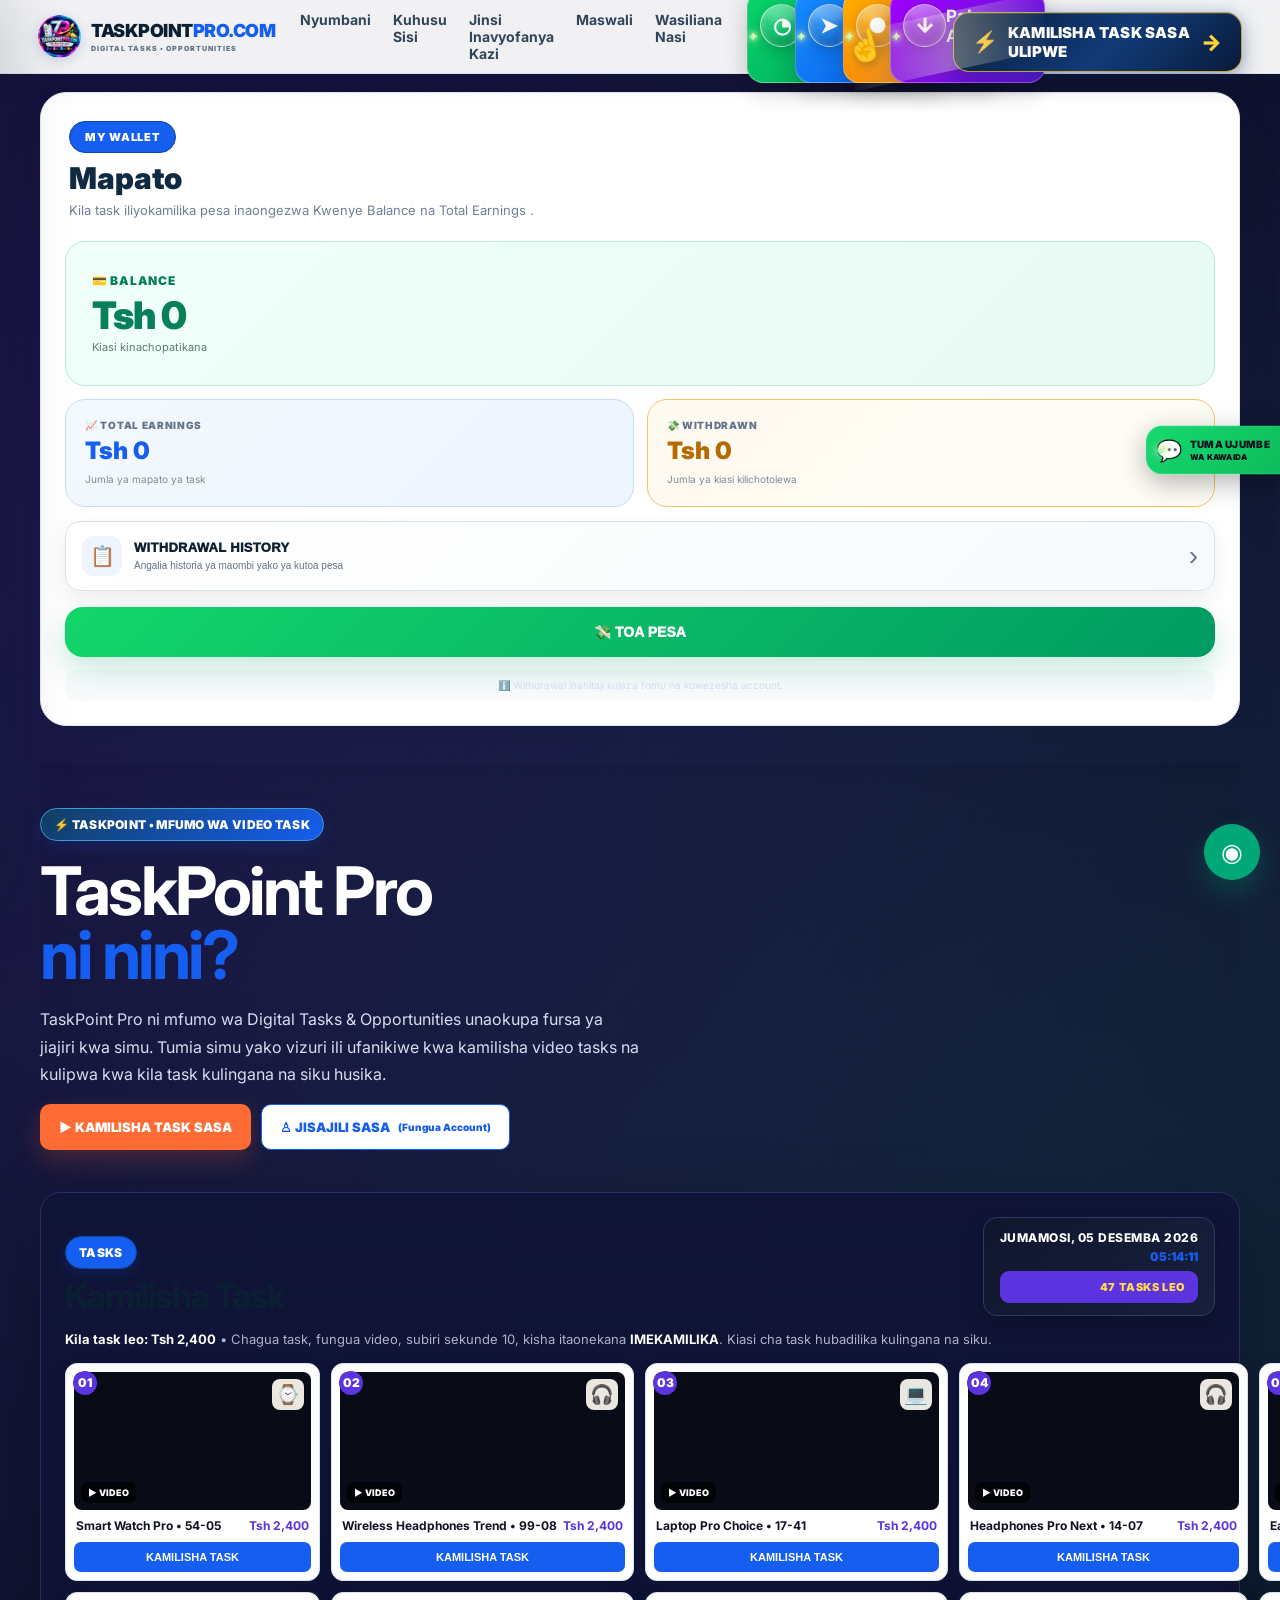
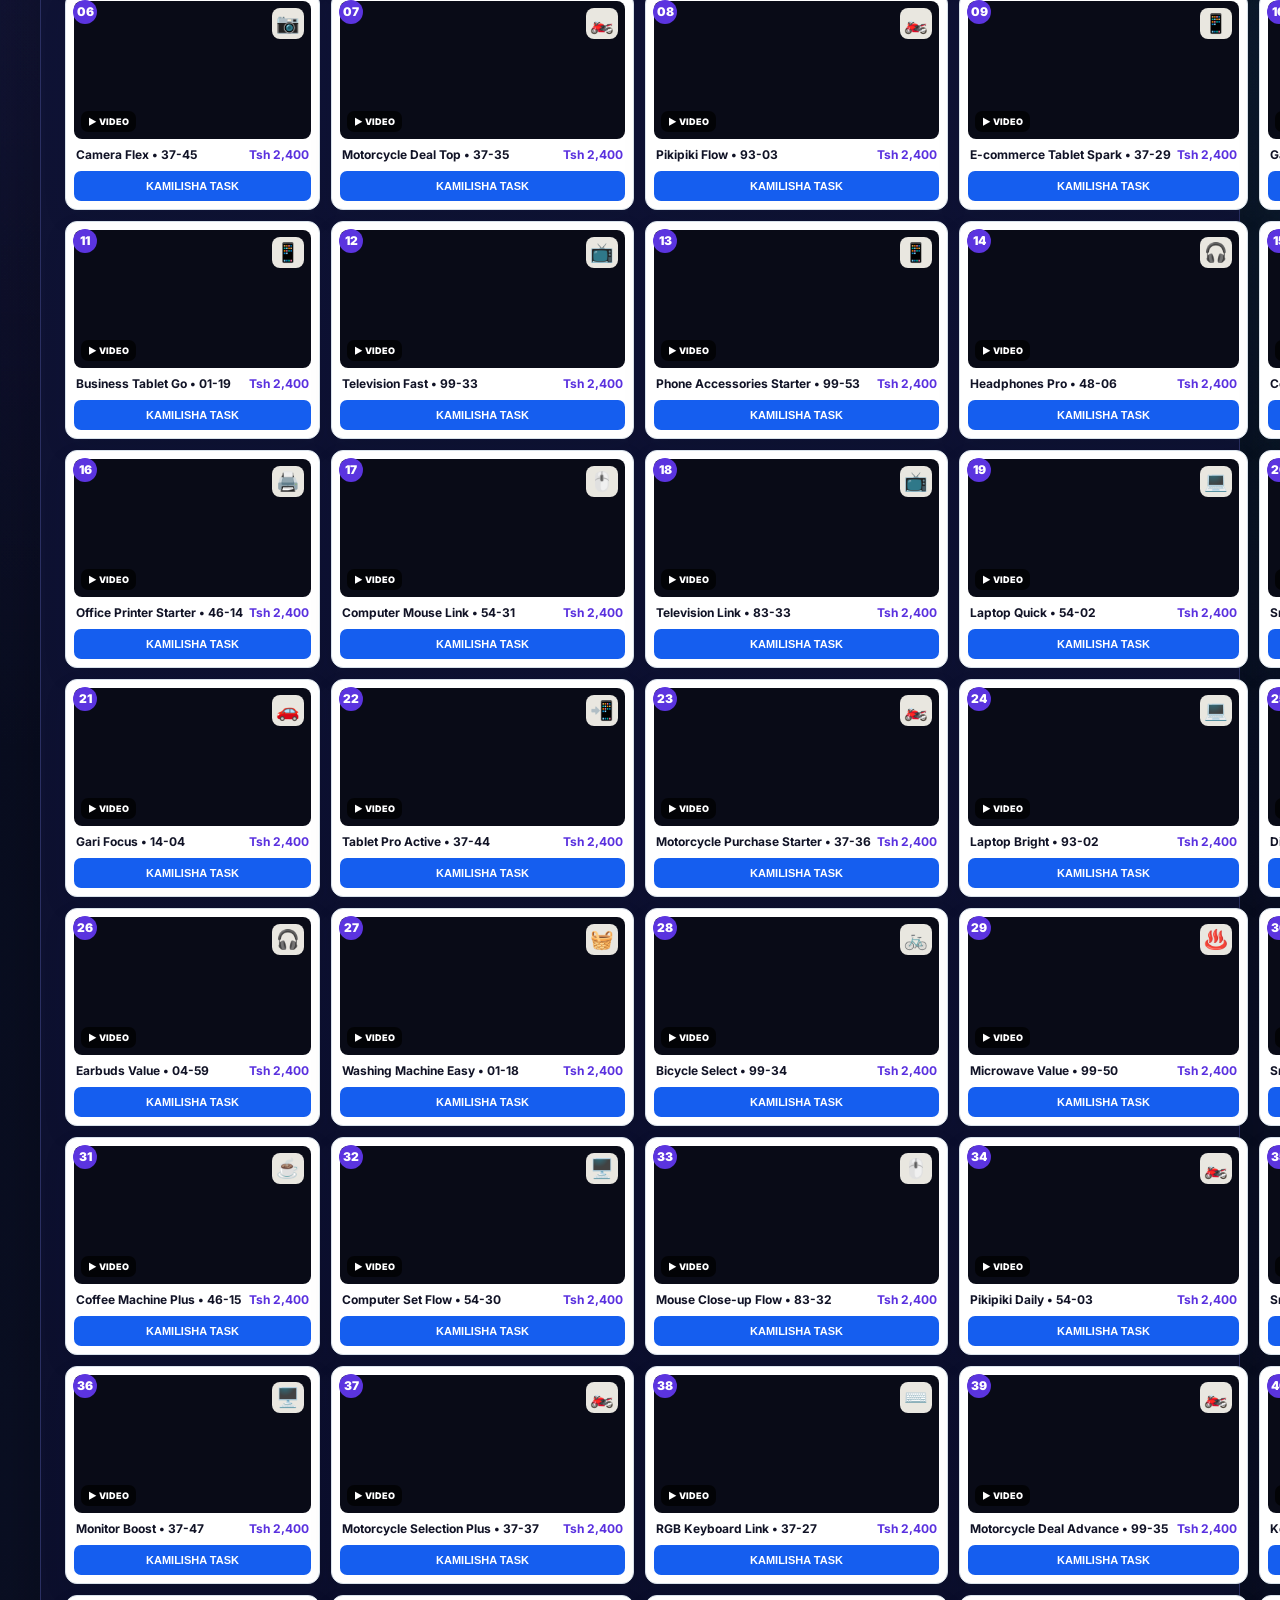
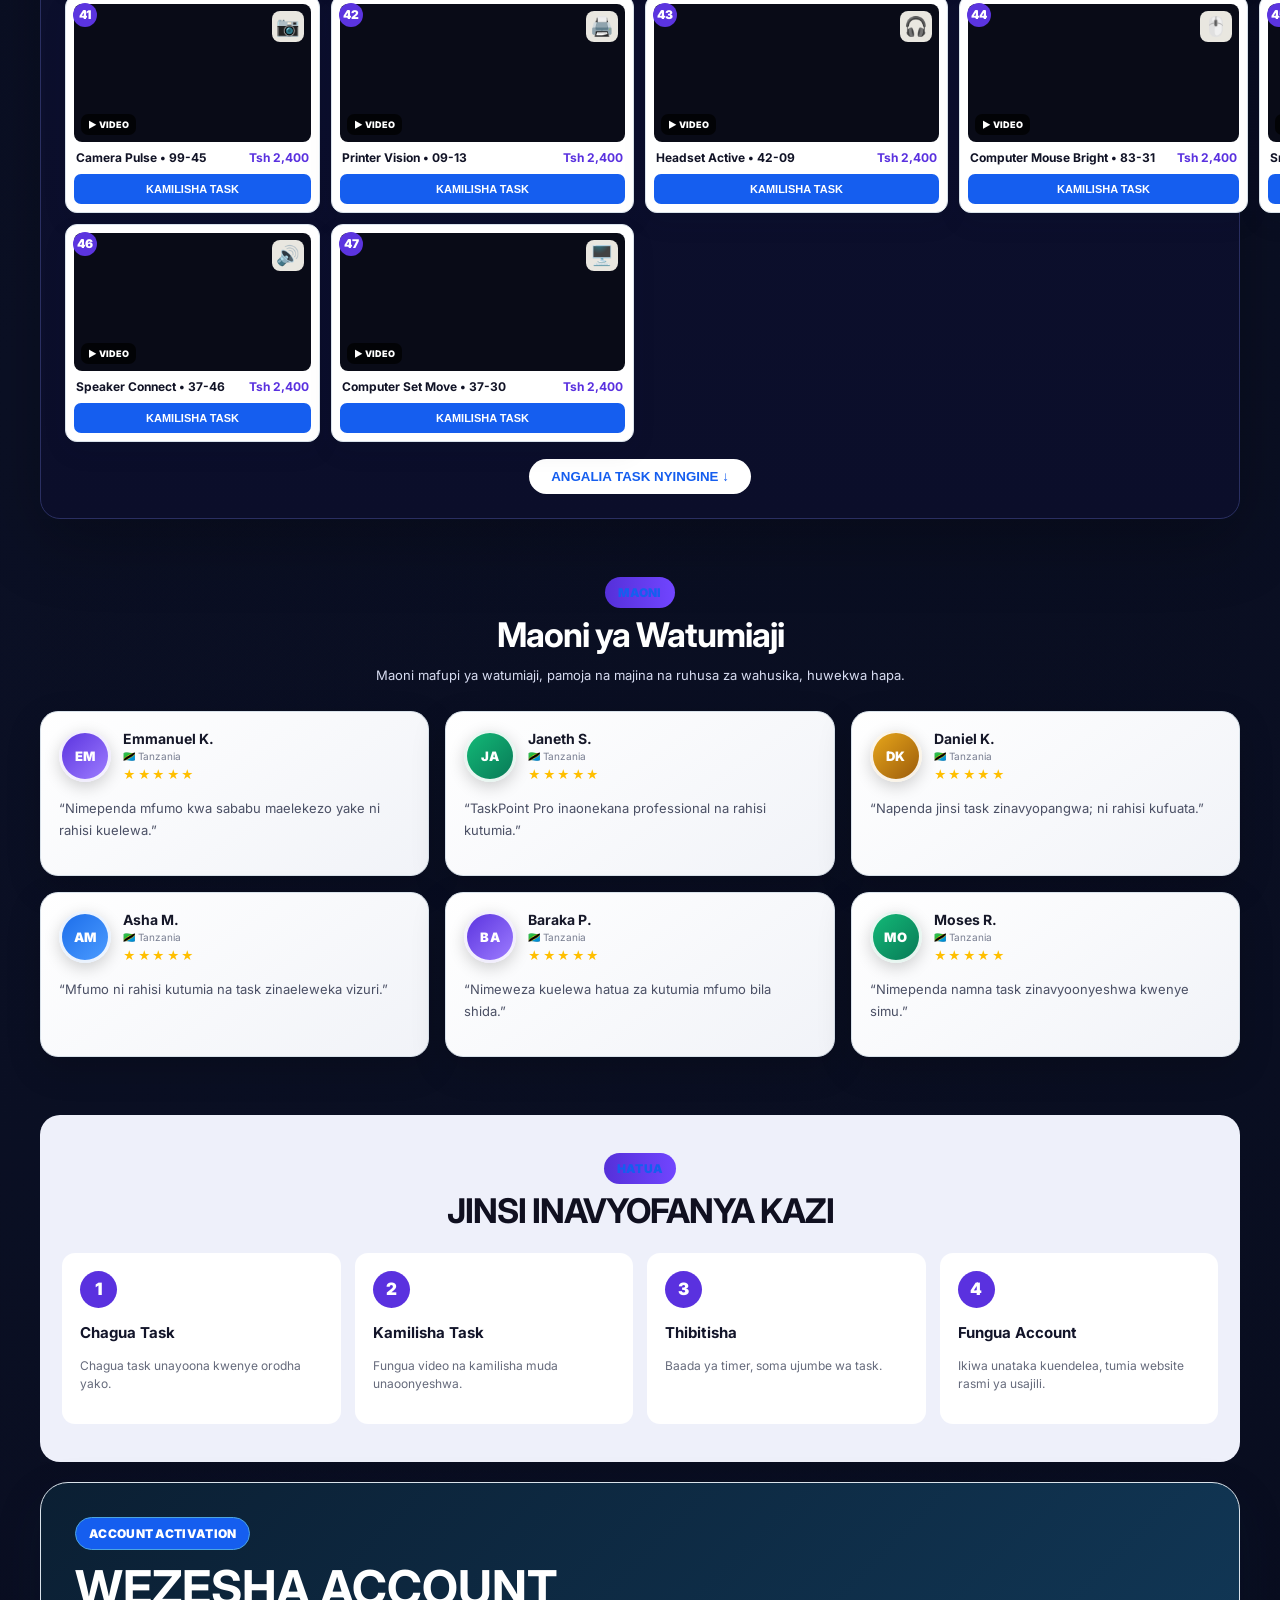
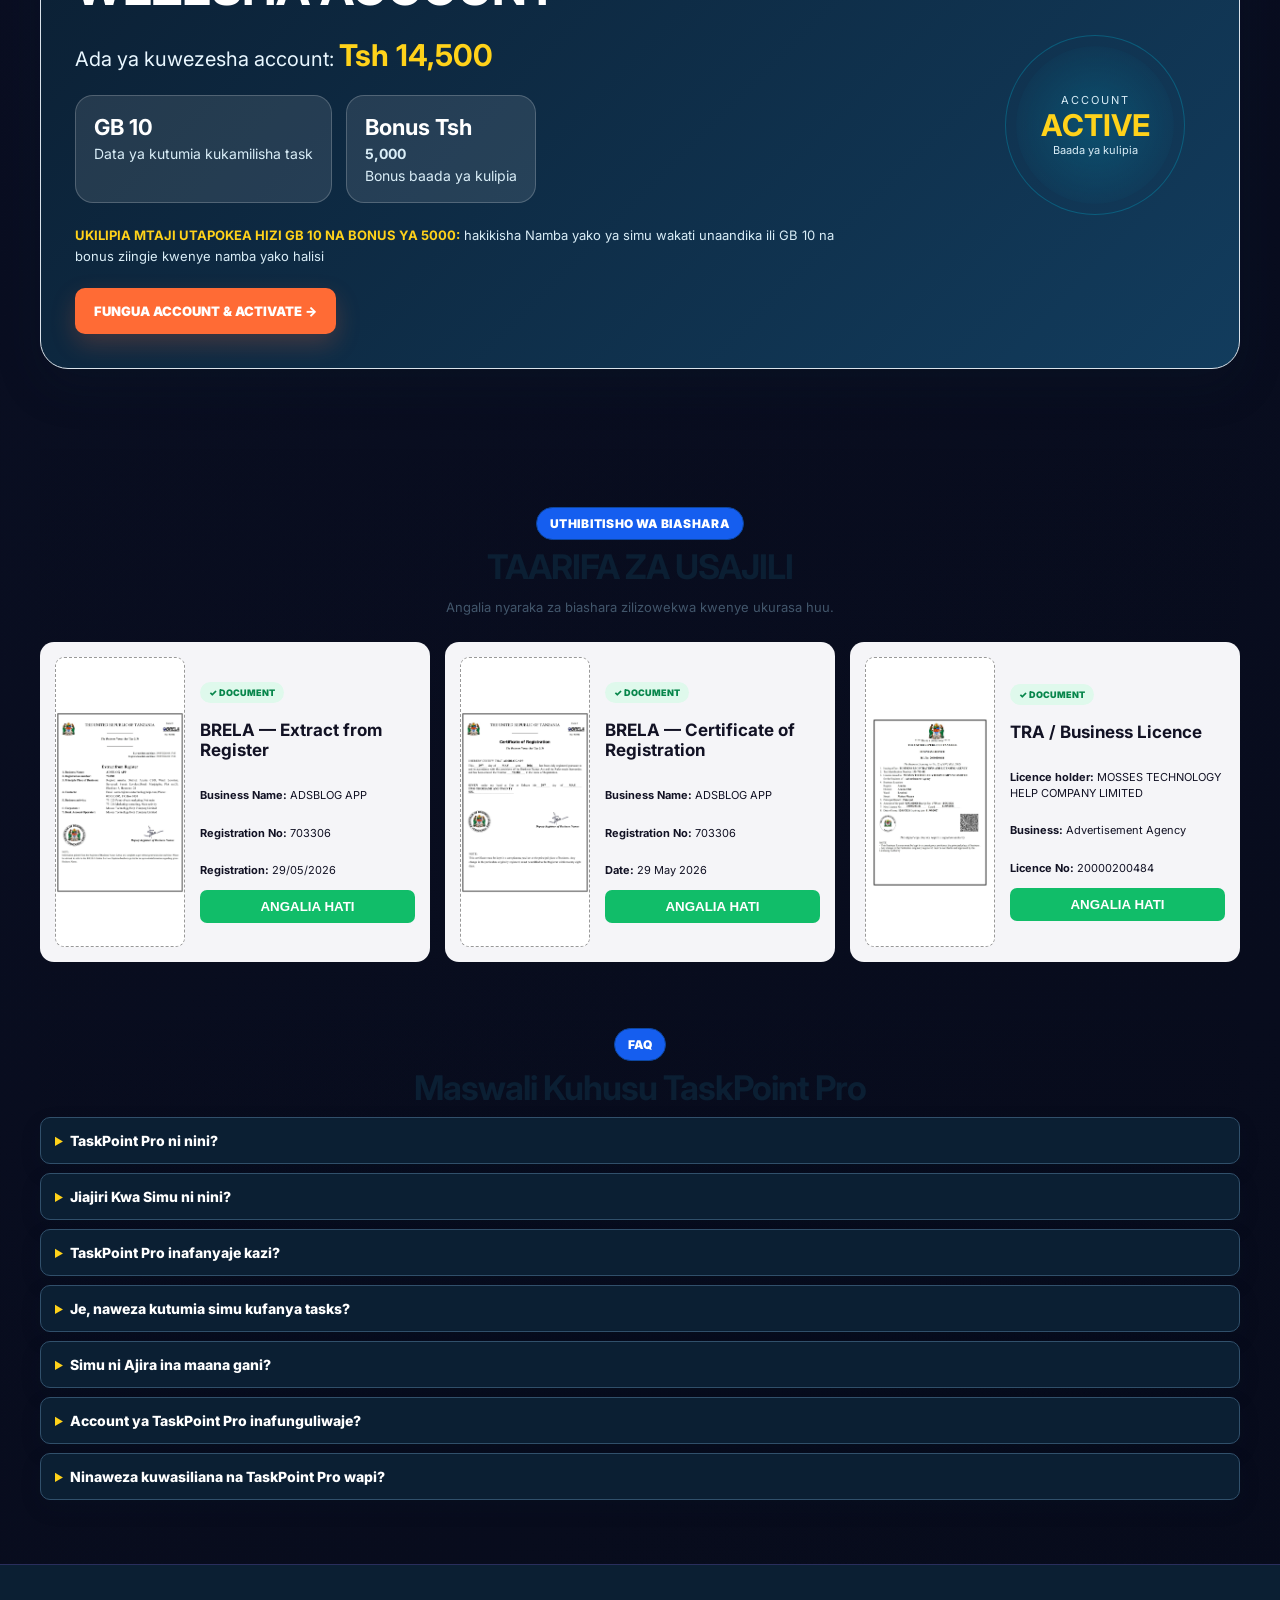
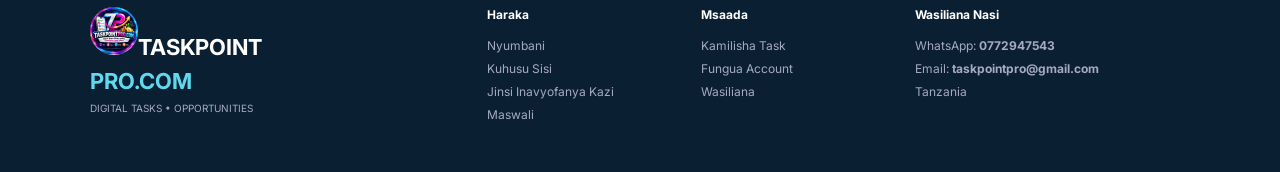
<file: index.html>
<!doctype html>
<html lang="sw">
<head>
  <meta charset="utf-8">
  <meta name="viewport" content="width=device-width,initial-scale=1">
  <link rel="icon" type="image/png" href="/assets/taskpointpro-logo.png">
  <meta name="description" content="TaskPoint Pro ni mfumo wa Digital Tasks & Opportunities unaokupa fursa za kukamilisha video tasks na kujifunza namna ya kutumia simu yako kwa fursa za kidigitali.">
  <meta name="keywords" content="TaskPoint Pro, TaskPointPro.com, Jiajiri Kwa Simu, Simu Ni Ajira, jiajiri kwa simu Tanzania, digital tasks Tanzania, online tasks Tanzania, video tasks Tanzania, digital opportunities Tanzania">
  <meta name="robots" content="index, follow">
  <link rel="canonical" href="https://www.taskpointpro.com/">
  <link rel="manifest" href="/manifest.json">
  <meta name="theme-color" content="#16d96f">
  <title>TaskPoint Pro | Jiajiri Kwa Simu & Digital Tasks Tanzania</title>
  <meta property="og:type" content="website">
  <meta property="og:title" content="TaskPoint Pro | Jiajiri Kwa Simu & Digital Tasks Tanzania">
  <meta property="og:description" content="TaskPoint Pro ni mfumo wa Digital Tasks & Opportunities unaokupa fursa ya jiajiri kwa simu na kushiriki katika fursa za kidigitali.">
  <meta property="og:url" content="https://www.taskpointpro.com/">
  <meta property="og:site_name" content="TaskPoint Pro">
  <meta property="og:locale" content="sw_TZ">
  <meta property="og:image" content="https://www.taskpointpro.com/assets/taskpointpro-social-share.png">
  <meta name="twitter:card" content="summary_large_image">
  <meta name="twitter:title" content="TaskPoint Pro | Jiajiri Kwa Simu & Digital Tasks Tanzania">
  <meta name="twitter:description" content="TaskPoint Pro ni mfumo wa Digital Tasks & Opportunities unaokupa fursa ya jiajiri kwa simu na kushiriki katika fursa za kidigitali.">
  <meta name="twitter:image" content="https://www.taskpointpro.com/assets/taskpointpro-social-share.png">
  <link rel="preconnect" href="https://fonts.googleapis.com">
  <link rel="preconnect" href="https://fonts.gstatic.com" crossorigin>
  <link href="https://fonts.googleapis.com/css2?family=Inter:wght@400;500;600;700;800;900&display=swap" rel="stylesheet">
  <link rel="stylesheet" href="style.css">
  <script type="application/ld+json">
{
  "@context": "https://schema.org",
  "@type": "WebSite",
  "name": "TaskPoint Pro",
  "alternateName": "TaskPointPro.com",
  "url": "https://www.taskpointpro.com/",
  "description": "TaskPoint Pro — Digital Tasks & Opportunities. Jiajiri kwa simu na fuata fursa za kidigitali.",
  "inLanguage": "sw-TZ"
}
  </script>
  <script type="application/ld+json">
{
  "@context": "https://schema.org",
  "@type": "Organization",
  "name": "TaskPoint Pro",
  "url": "https://www.taskpointpro.com/",
  "logo": "https://www.taskpointpro.com/assets/taskpointpro-logo.png",
  "description": "TaskPoint Pro — Digital Tasks & Opportunities.",
  "sameAs": [
    "https://www.tiktok.com/@taskpointpro.com",
    "https://whatsapp.com/channel/0029VbDyHlgATRSw8eXeZx1R"
  ]
}
  </script>
</head>
<body>
<header class="nav">
  <button class="menu-btn" id="menuBtn">☰</button>
  <a class="logo" href="#home" aria-label="TaskPoint Pro home"><img class="brand-logo-img" src="assets/taskpointpro-logo.png" alt="TaskPointPro.com logo"><span class="brand-wordmark">TASKPOINT<span>PRO.COM</span><small>DIGITAL TASKS • OPPORTUNITIES</small></span></a>
  <nav class="desktop-nav">
    <a href="#home">Nyumbani</a><a href="#about">Kuhusu Sisi</a><a href="#how">Jinsi Inavyofanya Kazi</a>
    <a href="#faq">Maswali</a><a href="#contact">Wasiliana Nasi</a>
  </nav>  

 <div class="nav-actions">

  <a class="action-card whatsapp-action"
     data-link="whatsapp"
     target="_blank">
    <span class="action-card-icon icon-whatsapp">◔</span>
    <strong>WhatsApp</strong>
  </a>

  <a class="action-card channel-action"
     data-link="channel"
     target="_blank">
    <span class="action-card-icon icon-channel">➤</span>
    <strong>Channel</strong>
  </a>

  <a class="action-card account-action"
     data-link="registration"
     target="_blank">
    <span class="action-card-icon icon-account">●</span>
    <strong>Fungua Account</strong>
  </a>

  <a class="action-card app-action"
     href="#"
     data-app-install>
    <span class="action-card-icon icon-app">↓</span>
    <strong>Pakua App</strong>
  </a>

</div>
  <a class="tp-premium-task-btn" href="#tasks">
  <span class="tp-premium-task-icon">⚡</span>
  <span>KAMILISHA TASK SASA ULIPWE</span>
  <span class="tp-premium-task-arrow">→</span>
  </a>
</header>

<div class="drawer" id="drawer">
  <button id="drawerClose">×</button>
  <a href="#home">Nyumbani</a><a href="#about">Kuhusu Sisi</a><a href="#tasks">Tasks</a>
  <a href="#how">Jinsi Inavyofanya Kazi</a><a href="#testimonials">Maoni</a><a href="#contact">Wasiliana Nasi</a>
</div>

<main id="home">

  <section class="wallet-section shell" id="wallet">
    <div class="wallet-card">
      <div class="wallet-heading">
        <span class="kicker">MY WALLET</span>
        <h2>Mapato</h2>
        <p>Kila task iliyokamilika pesa inaongezwa Kwenye Balance na Total Earnings .</p>
      </div>
      <div class="wallet-stats">
        <div class="wallet-stat balance-stat"><span>💳 BALANCE</span><strong id="balanceAmount">Tsh 0</strong><small>Kiasi kinachopatikana</small></div>
        <div class="wallet-stat total-stat"><span>📈 TOTAL EARNINGS</span><strong id="totalAmount">Tsh 0</strong><small>Jumla ya mapato ya task</small></div>
      </div>
      <button class="withdraw-btn" id="withdrawBtn">💸 TOA PESA</button>
      <div class="wallet-note">ℹ️ Withdrawal inahitaji kujaza fomu na kuwezesha account.</div>
    </div>
  </section>

    <section class="hero shell">
    <div class="live-strip" id="liveStrip"></div>
    <div class="hero-grid">
      <div class="hero-copy">
        <span class="pill">⚡ TASKPOINT • MFUMO WA VIDEO TASK</span>
        <h1>TaskPoint Pro<br><em>ni nini? </em></h1>
        <p>TaskPoint Pro ni mfumo wa Digital Tasks & Opportunities unaokupa fursa ya jiajiri kwa simu. Tumia simu yako vizuri ili ufanikiwe kwa kamilisha video tasks na kulipwa kwa kila task kulingana na siku husika.</p>
        <div class="hero-cta">
          <a class="btn yellow" href="#tasks">▶ KAMILISHA TASK SASA</a>
          <a class="btn outline" data-link="registration" target="_blank">♙ JISAJILI SASA <small>(Fungua Account)</small></a>
        </div>
      </div>

    </div>

    </section> 
  
  <section class="tasks-section shell" id="tasks">
    <div class="section-head">
      <div><span class="kicker">TASKS</span><h2>Kamilisha Task</h2></div>
      <div class="datebox"><span id="today"></span><small id="todayTime">--:--:--</small><strong id="taskCount">40 TASKS LEO</strong></div>
    </div>
    <p class="section-note"><b id="rewardNote">Kila task leo: Tsh 3,000</b> • Chagua task, fungua video, subiri sekunde 10, kisha itaonekana <b>IMEKAMILIKA</b>. <span id="cycleLabel"></span></p>
    <div class="task-grid" id="taskGrid"></div>
    <button class="more-btn" id="moreBtn">ANGALIA TASK NYINGINE ↓</button>
  </section>

  <section class="testimonials shell" id="testimonials">
    <div class="center-head"><span class="kicker">MAONI</span><h2>Maoni ya Watumiaji</h2><p>Maoni mafupi ya watumiaji, pamoja na majina na ruhusa za wahusika, huwekwa hapa.</p></div>
    <div class="testimonial-grid" id="testimonialGrid"></div>
  </section>

  <section class="how shell" id="how">
    <div class="center-head"><span class="kicker">HATUA</span><h2>JINSI INAVYOFANYA KAZI</h2></div>
    <div class="how-grid">
      <div><i>1</i><h3>Chagua Task</h3><p>Chagua task unayoona kwenye orodha yako.</p></div>
      <div><i>2</i><h3>Kamilisha Task</h3><p>Fungua video na kamilisha muda unaoonyeshwa.</p></div>
      <div><i>3</i><h3>Thibitisha</h3><p>Baada ya timer, soma ujumbe wa task.</p></div>
      <div><i>4</i><h3>Fungua Account</h3><p>Ikiwa unataka kuendelea, tumia website rasmi ya usajili.</p></div>
    </div>
  </section>

  <section class="activation shell" id="activation">
    <div class="activation-card">
      <div>
        <span class="kicker">ACCOUNT ACTIVATION</span>
        <h2>WEZESHA ACCOUNT</h2>
        <p class="activation-lead">Ada ya kuwezesha account: <strong>Tsh <span id="activationFee">14,500</span></strong></p>
        <div class="activation-benefits">
          <div><b>GB 10</b><span>Data ya kutumia kukamilisha task</span></div>
          <div><b>Bonus Tsh <span id="activationBonus">5,000</span></b><span>Bonus baada ya kulipia</span></div>
        </div>
        <p class="activation-note"><strong>UKILIPIA MTAJI UTAPOKEA HIZI GB 10 NA BONUS YA 5000:</strong> hakikisha Namba yako ya simu wakati unaandika ili GB 10 na bonus ziingie kwenye namba yako halisi</p>
        <a class="btn yellow" data-link="registration" target="_blank">FUNGUA ACCOUNT & ACTIVATE →</a>
      </div>
      <div class="activation-badge"><span>ACCOUNT</span><b>ACTIVE</b><small>Baada ya kulipia</small></div>
    </div>
  </section>

  <section class="company shell" id="about">
    <div class="center-head">
      <span class="kicker">UTHIBITISHO WA BIASHARA</span>
      <h2>TAARIFA ZA USAJILI</h2>
      <p>Angalia nyaraka za biashara zilizowekwa kwenye ukurasa huu.</p>
    </div>
    <div class="cert-grid cert-grid-three">
      <article class="cert">
        <div class="cert-img"><img src="assets/brella-extract.jpg" alt="BRELA Extract from Register"></div>
        <div class="cert-copy">
          <span class="verified">✓ DOCUMENT</span>
          <h3>BRELA — Extract from Register</h3>
          <p><b>Business Name:</b> ADSBLOG APP</p>
          <p><b>Registration No:</b> 703306</p>
          <p><b>Registration:</b> 29/05/2026</p>
          <button class="cert-btn" data-cert="assets/brella-extract.jpg">ANGALIA HATI</button>
        </div>
      </article>

      <article class="cert">
        <div class="cert-img"><img src="assets/brella-certificate.jpg" alt="BRELA Certificate of Registration"></div>
        <div class="cert-copy">
          <span class="verified">✓ DOCUMENT</span>
          <h3>BRELA — Certificate of Registration</h3>
          <p><b>Business Name:</b> ADSBLOG APP</p>
          <p><b>Registration No:</b> 703306</p>
          <p><b>Date:</b> 29 May 2026</p>
          <button class="cert-btn" data-cert="assets/brella-certificate.jpg">ANGALIA HATI</button>
        </div>
      </article>

      <article class="cert">
        <div class="cert-img"><img src="assets/tra-business-licence.jpg" alt="Tanzania Business Licence"></div>
        <div class="cert-copy">
          <span class="verified">✓ DOCUMENT</span>
          <h3>TRA / Business Licence</h3>
          <p><b>Licence holder:</b> MOSSES TECHNOLOGY HELP COMPANY LIMITED</p>
          <p><b>Business:</b> Advertisement Agency</p>
          <p><b>Licence No:</b> 20000200484</p>
          <button class="cert-btn" data-cert="assets/tra-business-licence.jpg">ANGALIA HATI</button>
        </div>
      </article>
    </div>
  </section>

  <section class="faq shell" id="faq">
  <div class="center-head">
    <span class="kicker">FAQ</span>
    <h2>Maswali Kuhusu TaskPoint Pro</h2>
  </div>

  <details>
    <summary>TaskPoint Pro ni nini?</summary>
    <p>TaskPoint Pro ni mfumo wa Digital Tasks & Opportunities unaolenga kuwapa watumiaji fursa za kufanya tasks za kidigitali kwa kutumia simu zao.</p>
  </details>

  <details>
    <summary>Jiajiri Kwa Simu ni nini?</summary>
    <p>Jiajiri Kwa Simu ni dhana ya kutumia simu na teknolojia za kidigitali kutafuta na kushiriki katika fursa za kazi na shughuli za mtandaoni.</p>
  </details>

  <details>
    <summary>TaskPoint Pro inafanyaje kazi?</summary>
    <p>Chagua task inayopatikana, fungua video ndani ya mfumo na fuata maelekezo yanayoonyeshwa hadi task ikamilike.</p>
  </details>

  <details>
    <summary>Je, naweza kutumia simu kufanya tasks?</summary>
    <p>Ndiyo. TaskPoint Pro imeundwa kwa matumizi ya simu, hivyo unaweza kufikia mfumo kupitia browser ya simu yako.</p>
  </details>

  <details>
    <summary>Simu ni Ajira ina maana gani?</summary>
    <p>“Simu ni Ajira” ni ujumbe unaohamasisha matumizi yenye tija ya simu na teknolojia katika kutafuta fursa za kidigitali.</p>
  </details>

  <details>
    <summary>Account ya TaskPoint Pro inafunguliwaje?</summary>
    <p>Tumia kitufe cha FUNGUA ACCOUNT kwenye website na fuata hatua rasmi zinazoonyeshwa kwenye mfumo.</p>
  </details>

  <details>
    <summary>Ninaweza kuwasiliana na TaskPoint Pro wapi?</summary>
    <p>Tumia WhatsApp au Official Channel/Group iliyowekwa kwenye website kwa mawasiliano na taarifa rasmi.</p>
  </details>
</section>
</main>

<footer id="contact">
  <div class="footer-brand"><img class="footer-logo-img" src="assets/taskpointpro-logo.png" alt="TaskPointPro.com"><b>TASKPOINT<span>PRO.COM</span></b><small>DIGITAL TASKS • OPPORTUNITIES</small></div>
  <div><h4>Haraka</h4><a href="#home">Nyumbani</a><a href="#about">Kuhusu Sisi</a><a href="#how">Jinsi Inavyofanya Kazi</a><a href="#faq">Maswali</a></div>
  <div><h4>Msaada</h4><a href="#tasks">Kamilisha Task</a><a data-link="registration" target="_blank">Fungua Account</a><a data-link="whatsapp" target="_blank">Wasiliana</a></div>
  <div><h4>Wasiliana Nasi</h4><span>WhatsApp: <b id="phoneText"></b></span><span>Email: <b id="emailText"></b></span><span>Tanzania</span></div>
</footer>

<a class="floating-wa" data-link="whatsapp" target="_blank">◉</a>

<div class="modal-bg" id="taskModal">
  <div class="modal">
    <button class="modal-x" id="modalX">×</button>
    <div class="modal-video"><video id="taskVideo" playsinline muted></video><div class="count" id="count">10</div><div class="video-status">VIDEO TASK • SEKUNDE 10</div></div>
    <div class="modal-body">
      <div class="success">✓</div>
      <h2><span id="modalTaskName">Task</span> — <span id="completionText">Video inaendelea…</span></h2>
      <div class="amount">+<span id="amount">3,000</span> TZS</div>
      <p></p>
      <div id="completion" class="completion"><span>✓</span><b>IMEKAMILIKA, UNAWEZA KUTOA PESA YAKO HAPA CHINI👇</b></div><button class="btn yellow full completion-withdraw" id="completionWithdrawBtn" type="button">TOA PESA 💸</button>
      <button class="other" id="otherBtn">Angalia Task Nyingine</button>
    </div>
  </div>
</div>

<div class="withdraw-modal" id="withdrawModal" aria-hidden="true">
  <div class="withdraw-card">
    <button class="modal-x" id="withdrawClose">×</button>
    <span class="kicker">WITHDRAW</span>
    <h2>Toa Pesa</h2>
    <p>Weka kiasi unachotaka kutoa kutoka kwenye Balance yako.</p>
    <label for="withdrawAmount">Kiasi cha kutoa (TZS)</label>
    <input id="withdrawAmount" type="number" min="1" step="100" inputmode="numeric" placeholder="Mfano 1,000/=">
    <button class="btn yellow full" id="withdrawSubmit">WITHDRAW</button>
    <div class="withdraw-message" id="withdrawMessage" role="status">
      <strong>⚠️ Ili uweze kupokea kiasi cha fedha ulichotoa</strong>
      <span>jaza fomu ya usajili hapa chini alafu wezesha account yako.</span>
      <a class="btn outline full" data-link="registration" target="_blank">JAZA FOMU →</a>
    </div>
  </div>
</div>

<div class="cert-modal" id="certModal">
  <button id="certModalClose">×</button>
  <img id="certViewer" alt="Certificate viewer">
</div>

<div class="toast-stack" id="toastStack"></div>
<script src="app.js"></script>

  <script>
if ("serviceWorker" in navigator) {
  window.addEventListener("load", () => {
    navigator.serviceWorker.register("/service-worker.js")
      .then(() => console.log("TaskPoint Pro Service Worker registered"))
      .catch(err => console.error("Service Worker registration failed:", err));
  });
}
  </script>

  <!-- TASKPOINT PRO SMS WIDGET -->
<div class="tp-sms-float" id="tpSmsFloat">
  <button type="button" class="tp-sms-float-btn" id="tpSmsOpen" onclick="document.getElementById('tpSmsOverlay').classList.add('is-open')">
    <span class="tp-sms-float-icon">💬</span>
    <span class="tp-sms-float-text">TUMA UJUMBE<br><small>WA KAWAIDA</small></span>
  </button>
</div>

<div class="tp-sms-overlay" id="tpSmsOverlay">
  <div class="tp-sms-modal" role="dialog" aria-modal="true" aria-labelledby="tpSmsTitle">
    <button type="button" class="tp-sms-close" id="tpSmsClose" aria-label="Funga">×</button>

    <div class="tp-sms-head">
      <div class="tp-sms-icon">💬</div>
      <div>
        <h3 id="tpSmsTitle">TUMA UJUMBE</h3>
        <p>Andika ujumbe wako hapa chini</p>
      </div>
    </div>

    <textarea
      id="tpSmsMessage"
      maxlength="500"
      placeholder="Andika ujumbe wako hapa..."
    ></textarea>

    <div class="tp-sms-counter">
      <span>Ujumbe wa SMS</span>
      <span><b id="tpSmsCount">0</b>/500</span>
    </div>

    <button type="button" class="tp-sms-send" id="tpSmsSend">
      TUMA UJUMBE ➤
    </button>
  </div>
</div>

  <script>
(function () {
  function setupSMS() {
    const openBtn = document.getElementById('tpSmsOpen');
    const closeBtn = document.getElementById('tpSmsClose');
    const overlay = document.getElementById('tpSmsOverlay');
    const messageBox = document.getElementById('tpSmsMessage');
    const sendBtn = document.getElementById('tpSmsSend');
    const count = document.getElementById('tpSmsCount');

    if (!openBtn || !closeBtn || !overlay || !messageBox || !sendBtn) {
      return;
    }

    openBtn.onclick = function () {
      overlay.classList.add('is-open');
      setTimeout(function () {
        messageBox.focus();
      }, 100);
    };

    closeBtn.onclick = function () {
      overlay.classList.remove('is-open');
    };

    overlay.onclick = function (event) {
      if (event.target === overlay) {
        overlay.classList.remove('is-open');
      }
    };

    messageBox.oninput = function () {
      if (count) {
        count.textContent = messageBox.value.length;
      }
    };

    sendBtn.onclick = function () {
      const message = messageBox.value.trim();

      if (!message) {
        alert('Tafadhali andika ujumbe wako kwanza.');
        messageBox.focus();
        return;
      }

      const number = '0764540225';

      const smsLink =
        'sms:' + number + '?body=' + encodeURIComponent(message);

      window.location.href = smsLink;
    };
  }

  if (document.readyState === 'loading') {
    document.addEventListener('DOMContentLoaded', setupSMS);
  } else {
    setupSMS();
  }
})();
        </script>
</body>
</html>
</file>
<file: style.css>
:root{--bg:#070918;--panel:#0e1230;--panel2:#12183b;--line:#2a2f62;--purple:#7046ff;--yellow:#ffd21a;--green:#17d987;--muted:#a9aec9;--white:#fff;--ink:#101225}*{box-sizing:border-box}html{scroll-behavior:smooth}body{margin:0;background:radial-gradient(circle at 75% 10%,#1b1550 0,#090b24 32%,var(--bg) 72%);color:var(--white);font-family:Inter,Arial,sans-serif}.shell{width:min(1200px,calc(100% - 32px));margin:auto}.nav{height:74px;position:sticky;top:0;z-index:50;background:rgba(6,8,24,.88);backdrop-filter:blur(18px);border-bottom:1px solid #262b5a;display:flex;align-items:center;padding:0 3%;gap:25px;box-shadow:0 12px 40px #0008}.logo{display:flex;align-items:center;gap:10px;color:#fff;text-decoration:none;font-weight:900;font-size:18px;line-height:1;flex:none}.logo small{display:block;color:#aeb2cb;font-size:7px;margin-top:5px;letter-spacing:.6px}.logo-icon{display:grid;place-items:center;width:40px;height:40px;border:1px solid #8a6aff;border-radius:12px;background:linear-gradient(135deg,#21175e,#0d102b);color:var(--yellow);font-size:23px;box-shadow:inset 0 0 20px #6e43ff22}.desktop-nav{display:flex;gap:22px;margin-left:auto}.desktop-nav a{color:#e9ebf8;text-decoration:none;font-size:12px;font-weight:700}.desktop-nav a:hover{color:var(--yellow)}.nav-actions{display:flex;gap:8px}.wa,.channel,.account{padding:11px 14px;border-radius:10px;text-decoration:none;color:#fff;font-weight:900;font-size:11px;white-space:nowrap}.wa{background:#11bd6a}.channel{background:#5930e9}.account{background:var(--yellow);color:#090a18}.menu-btn{display:none;background:none;color:#fff;border:0;font-size:25px}.drawer{position:fixed;left:-290px;top:0;width:280px;height:100%;z-index:100;background:#0a0c27;padding:78px 25px;transition:.25s;box-shadow:20px 0 60px #0008}.drawer.open{left:0}.drawer button{position:absolute;right:15px;top:15px;background:none;color:#fff;border:0;font-size:30px}.drawer a{display:block;color:#fff;text-decoration:none;padding:14px 0;border-bottom:1px solid #252952;font-weight:700}
.hero{padding:22px 0 38px}.live-strip{display:flex;gap:9px;overflow:hidden;margin-bottom:18px;scrollbar-width:none}.live-strip::-webkit-scrollbar{display:none}.live{min-width:190px;background:#0e1230;border:1px solid #292e61;border-radius:12px;padding:9px 12px;font-size:10px}.live b{color:var(--green)}.hero-grid{display:grid;grid-template-columns:1fr;gap:34px;align-items:center}.pill,.kicker{display:inline-flex;align-items:center;color:#fff;background:linear-gradient(90deg,#5530d9,#7145ff);border-radius:30px;padding:8px 13px;font-size:10px;font-weight:900;letter-spacing:.3px}.hero h1{font-size:clamp(42px,6vw,67px);line-height:.95;margin:18px 0 20px;letter-spacing:-2.5px}.hero h1 em{font-style:normal;color:var(--yellow)}.hero-copy>p{color:#c9cce0;max-width:600px;line-height:1.7;font-size:14px}.benefits{display:flex;gap:12px;margin:25px 0}.benefits>div{display:flex;gap:8px;max-width:190px;background:#0d102d;border:1px solid #252a58;border-radius:12px;padding:10px}.benefits b{font-size:20px;color:var(--yellow)}.benefits strong,.benefits small{display:block}.benefits strong{font-size:10px}.benefits small{font-size:8px;color:#9ea4c0;margin-top:4px;line-height:1.35}.hero-cta{display:flex;gap:10px}.btn{display:inline-flex;justify-content:center;align-items:center;gap:8px;border-radius:10px;padding:14px 18px;text-decoration:none;font-weight:900;font-size:11px;border:1px solid transparent;cursor:pointer}.btn.yellow{background:var(--yellow);color:#090a18}.btn.outline{border-color:#7046ff;color:#fff;background:#10122e}.hero-media{background:linear-gradient(180deg,#151942,#0c102c);border-radius:20px;padding:12px;border:1px solid #353a72;box-shadow:0 25px 70px #0005}.video-wrap{height:370px;border-radius:14px;overflow:hidden;background:#080a1d;position:relative}.video-wrap video{width:100%;height:100%;object-fit:cover}.video-wrap:after{content:"PRODUCT VIDEO";position:absolute;left:12px;top:12px;background:#000b;border:1px solid #fff2;color:#fff;border-radius:8px;padding:6px 9px;font-size:8px;font-weight:900;letter-spacing:.8px}.stats{display:grid;grid-template-columns:repeat(3,1fr);gap:7px;margin-top:9px}.stats div{background:#0e1230;border:1px solid #242a56;border-radius:9px;padding:10px;text-align:center;min-width:0}.stats b{display:block;font-size:17px;white-space:nowrap;overflow:hidden;text-overflow:ellipsis}.stats span{font-size:8px;color:#a5aac4}
.tasks-section{background:linear-gradient(180deg,#101437,#0b0e2a);border:1px solid #2a2f61;border-radius:20px;padding:24px;margin-top:4px;box-shadow:0 20px 70px #0004}.section-head{display:flex;justify-content:space-between;align-items:flex-end;gap:15px}.section-head h2,.center-head h2{font-size:30px;margin:6px 0 0;letter-spacing:-1px}.datebox{text-align:right;font-size:10px;color:#d8dbea}.datebox strong{display:block;background:#5b34df;padding:9px 12px;border-radius:9px;margin-top:5px}.section-note{color:#aeb2ca;font-size:11px;line-height:1.6}.section-note b{color:#fff}.task-grid{display:grid;grid-template-columns:repeat(5,1fr);gap:11px}.task{background:#f7f7fb;color:#111326;border-radius:12px;padding:8px;position:relative;border:1px solid #fff;box-shadow:0 7px 20px #0002;transition:.2s}.task:hover{transform:translateY(-4px);box-shadow:0 16px 35px #0004}.task-num{position:absolute;left:7px;top:7px;width:24px;height:24px;border-radius:50%;background:#5b34df;color:#fff;display:grid;place-items:center;font-size:10px;font-weight:900;z-index:3}.task-art{height:138px;border-radius:8px;background:#e9eaf1;overflow:hidden;position:relative}.task-art video{width:100%;height:100%;object-fit:cover}.task-emoji{position:absolute;right:7px;top:7px;background:#fffdf4e8;border-radius:8px;padding:4px;font-size:17px}.video-badge{position:absolute;left:7px;bottom:7px;background:#000b;color:#fff;border-radius:7px;padding:5px 7px;font-size:8px;font-weight:900}.task-info{display:flex;justify-content:space-between;align-items:center;gap:6px;padding:8px 2px 2px}.task h3{font-size:10px;margin:0;white-space:nowrap;overflow:hidden;text-overflow:ellipsis}.task-info strong{font-size:10px;color:#5a31df;white-space:nowrap}.task button{width:100%;border:0;background:#5b34df;color:#fff;border-radius:7px;padding:9px;margin-top:7px;font-weight:900;font-size:9px;cursor:pointer}.task button:hover{filter:brightness(1.12)}.more-btn{display:block;margin:17px auto 0;background:#5731dc;border:0;color:#fff;border-radius:20px;padding:10px 22px;font-weight:900;cursor:pointer}
.testimonials{padding:58px 0}.center-head{text-align:center}.center-head p{color:#9fa5c0;font-size:11px;max-width:720px;margin:10px auto 0;line-height:1.6}.testimonial-grid{display:grid;grid-template-columns:repeat(3,1fr);gap:16px;margin-top:25px}.testimonial{background:linear-gradient(145deg,#ffffff,#f1f3f8);color:#151728;border-radius:18px;padding:18px;min-height:165px;border:1px solid rgba(255,255,255,.9);box-shadow:0 12px 35px rgba(0,0,0,.16);transition:transform .25s ease,box-shadow .25s ease}.testimonial:hover{transform:translateY(-4px);box-shadow:0 18px 42px rgba(0,0,0,.22)}.person{display:flex;align-items:center;gap:12px}.avatar{width:52px;height:52px;flex:0 0 52px;border-radius:50%;display:grid;place-items:center;font-weight:900;font-size:13px;letter-spacing:.5px;color:#fff;border:3px solid rgba(255,255,255,.9);box-shadow:0 5px 16px rgba(0,0,0,.18);background:linear-gradient(135deg,#5b34df,#9d7cff)}.avatar-1{background:linear-gradient(135deg,#13b977,#087a57)}.avatar-2{background:linear-gradient(135deg,#e7a61a,#9c5c0b)}.avatar-3{background:linear-gradient(135deg,#1d6eea,#4b9bff)}.testimonial b{display:block;font-size:12px}.country{display:block;color:#777d90;font-size:9px;margin-top:3px}.stars{color:#ffbf00;letter-spacing:1.5px;font-size:11px;margin-top:5px}.testimonial p{font-size:11px;line-height:1.7;color:#4b5065;margin:15px 0 0}.how{background:#eef0fa;color:#121429;padding:38px 22px;border-radius:20px}.how .center-head h2{color:#101020}.how-grid{display:grid;grid-template-columns:repeat(4,1fr);gap:14px;margin-top:22px}.how-grid div{background:#fff;border-radius:13px;padding:18px}.how-grid i{display:grid;place-items:center;width:37px;height:37px;background:#5a31df;color:#fff;border-radius:50%;font-style:normal;font-weight:900}.how-grid h3{font-size:13px}.how-grid p{font-size:10px;color:#666b7c;line-height:1.55}.company{padding:58px 0}.cert-grid{display:grid;grid-template-columns:repeat(3,1fr);gap:15px;margin-top:25px}.cert{background:#f5f5f8;color:#121224;border-radius:14px;padding:15px;display:grid;grid-template-columns:130px 1fr;gap:15px}.cert-img{height:290px;border:1px dashed #999;display:grid;place-items:center;background:#fff;overflow:hidden;border-radius:9px}.cert-img img{width:100%;height:100%;object-fit:contain;cursor:zoom-in}.cert-copy{display:flex;flex-direction:column;justify-content:center}.verified{align-self:flex-start;background:#dff9ec;color:#07864b;border-radius:20px;padding:5px 9px;font-size:8px;font-weight:900}.cert-copy h3{font-size:15px}.cert-copy p{font-size:9px;line-height:1.45}.cert-btn{border:0;background:#11bd69;color:#fff;border-radius:7px;padding:9px 12px;font-weight:900;cursor:pointer}.faq{padding:8px 0 55px}.faq details{background:#111535;border:1px solid #2b3161;border-radius:10px;padding:14px;margin:9px 0}.faq summary{cursor:pointer;font-weight:800;font-size:12px}.faq p{color:#aaaec4;font-size:11px;line-height:1.6}footer{background:#050718;border-top:1px solid #292e5c;padding:42px 7%;display:grid;grid-template-columns:2fr 1fr 1fr 1.5fr;gap:30px;color:#a5aac2;font-size:10px}footer h4{color:#fff;margin-top:0}footer a,footer span{display:block;color:#a5aac2;text-decoration:none;margin:8px 0}.footer-brand b{font-size:20px;color:#fff}.footer-brand small{display:block;margin-top:4px}.floating-wa{position:fixed;right:20px;bottom:20px;width:56px;height:56px;border-radius:50%;background:#13c96d;color:#fff;display:grid;place-items:center;text-decoration:none;font-size:25px;z-index:40;box-shadow:0 10px 30px #0006}.modal-bg{position:fixed;inset:0;background:#000d;display:none;align-items:center;justify-content:center;padding:15px;z-index:200}.modal-bg.show{display:flex}.modal{max-width:460px;width:100%;background:#f6f6fa;color:#151525;border-radius:18px;overflow:hidden;position:relative;box-shadow:0 25px 100px #000}.modal-x{position:absolute;right:10px;top:9px;z-index:5;border:0;background:#0009;color:#fff;border-radius:50%;width:32px;height:32px;font-size:22px;cursor:pointer}.modal-video{height:280px;background:#070812;position:relative}.modal-video video{width:100%;height:100%;object-fit:cover}.count{position:absolute;right:10px;top:10px;background:#000d;color:#fff;border:2px solid var(--green);border-radius:9px;padding:8px 12px;font-weight:900}.count.done{background:var(--green);color:#04150e}.video-status{position:absolute;left:10px;bottom:10px;background:#000b;color:#fff;border-radius:8px;padding:6px 9px;font-size:8px;font-weight:900}.modal-body{text-align:center;padding:20px}.success{width:48px;height:48px;margin:-42px auto 10px;position:relative;border-radius:50%;background:var(--green);color:#06150e;display:grid;place-items:center;font-size:28px;border:5px solid #f6f6fa}.modal-body h2{margin:5px 0;font-size:20px}.amount{font-size:28px;font-weight:900;color:#5b30df;margin:10px}.modal-body p{font-size:10px;line-height:1.7;color:#555}.completion{display:none;align-items:center;justify-content:center;gap:8px;background:#dff9ec;color:#07864b;border-radius:9px;padding:10px;margin:0 0 10px;font-size:10px}.completion.show{display:flex}.completion span{display:grid;place-items:center;width:22px;height:22px;border-radius:50%;background:#12c978;color:#052016;font-weight:900}.full{width:100%}.other{border:0;background:none;color:#5b30df;font-weight:800;margin-top:12px;cursor:pointer}.toast-stack{position:fixed;right:15px;top:84px;z-index:160;display:flex;flex-direction:column;gap:8px;pointer-events:none}.evidence-toast{width:290px;background:#151936;border:1px solid #3a4174;border-left:4px solid var(--yellow);border-radius:11px;padding:11px 12px;box-shadow:0 10px 35px #0008;animation:toastIn .35s ease-out}.evidence-toast b{display:block;color:var(--yellow);font-size:9px;letter-spacing:.5px}.evidence-toast span{display:block;color:#fff;font-size:10px;margin-top:4px}.evidence-toast small{display:block;color:#9298b1;margin-top:5px;font-size:7px}@keyframes toastIn{from{opacity:0;transform:translateX(30px)}to{opacity:1;transform:none}}body.modal-open{overflow:hidden}.cert-modal{position:fixed;inset:0;background:#000e;z-index:300;display:none;align-items:center;justify-content:center;padding:20px}.cert-modal.show{display:flex}.cert-modal img{max-width:min(900px,96vw);max-height:92vh;object-fit:contain;background:#fff;border-radius:8px}.cert-modal>button{position:absolute;right:20px;top:15px;border:0;background:#fff;color:#111;width:42px;height:42px;border-radius:50%;font-size:30px;cursor:pointer}
@media(max-width:1100px){.desktop-nav{display:none}.menu-btn{display:block}.nav{gap:12px}.nav-actions{margin-left:auto}.task-grid{grid-template-columns:repeat(4,1fr)}.cert-grid{grid-template-columns:1fr 1fr}}
@media(max-width:760px){.shell{width:min(100% - 20px,620px)}.nav{height:66px;padding:0 10px}.logo{font-size:14px}.logo-icon{width:34px;height:34px;font-size:19px}.logo small{font-size:6px}.nav-actions .channel{display:none}.nav-actions .account{padding:10px 9px;font-size:9px}.nav-actions .wa{font-size:9px;padding:10px 9px}.hero{padding-top:15px}.hero-grid{grid-template-columns:1fr}.hero-media{order:-1}.video-wrap{height:260px}.hero h1{font-size:44px}.benefits{gap:6px}.benefits>div{padding:8px;flex:1}.benefits small{display:none}.hero-cta{flex-direction:column}.section-head{display:block}.datebox{text-align:left;margin-top:10px}.task-grid{grid-template-columns:repeat(2,1fr);gap:7px}.task-art{height:118px}.task{padding:7px}.task-info{display:block}.task-info strong{display:block;margin-top:4px}.testimonial-grid,.how-grid{grid-template-columns:1fr 1fr}.cert-grid{grid-template-columns:1fr}.cert{grid-template-columns:1fr}.cert-img{height:330px}footer{grid-template-columns:1fr 1fr}.modal-video{height:235px}.toast-stack{
  position:fixed !important;
  right:18px !important;
  left:auto !important;
  top:auto !important;
  bottom:18px !important;
  z-index:160 !important;
  display:flex;
  flex-direction:column;
  align-items:flex-end;
  gap:8px;
  pointer-events:none;
}.evidence-toast{width:min(290px,calc(100vw - 16px));margin-left:auto}}
@media(max-width:440px){.logo small{display:none}.nav-actions .wa{display:none}.nav-actions .account{display:block}.hero h1{font-size:38px;letter-spacing:-1.5px}.benefits{display:grid;grid-template-columns:1fr 1fr 1fr}.task-grid{gap:6px}.task-art{height:108px}.task h3{font-size:9px}.task-info strong{font-size:9px}.task button{font-size:8px;padding:8px}.testimonial-grid,.how-grid,footer{grid-template-columns:1fr}.stats b{font-size:13px}.stats span{font-size:7px}.cert-img{height:310px}}

/* V5 additions */
.activation{padding-top:20px;padding-bottom:80px}
.activation-card{display:grid;grid-template-columns:1fr 220px;gap:28px;align-items:center;padding:34px;border:1px solid rgba(255,255,255,.10);border-radius:28px;background:linear-gradient(135deg,rgba(42,27,91,.78),rgba(11,18,39,.92));box-shadow:0 24px 70px rgba(0,0,0,.24)}
.activation-card h2{font-size:clamp(30px,4vw,48px);margin:8px 0 10px}.activation-lead{font-size:18px}.activation-lead strong{font-size:28px}.activation-benefits{display:flex;gap:14px;flex-wrap:wrap;margin:22px 0}.activation-benefits>div{min-width:180px;padding:18px;border-radius:18px;background:rgba(255,255,255,.06);border:1px solid rgba(255,255,255,.08)}.activation-benefits b{display:block;font-size:22px}.activation-benefits span{display:block;margin-top:5px;opacity:.76;font-size:13px}.activation-note{font-size:12px;line-height:1.65;opacity:.72;max-width:760px;margin-bottom:20px}.activation-badge{width:180px;height:180px;border-radius:50%;display:grid;place-items:center;align-content:center;text-align:center;margin:auto;background:radial-gradient(circle,rgba(255,212,77,.22),rgba(255,212,77,.04) 62%,transparent 63%);border:1px solid rgba(255,212,77,.25)}.activation-badge span{font-size:11px;letter-spacing:2px;opacity:.7}.activation-badge b{font-size:30px}.activation-badge small{font-size:11px;opacity:.65}
.verified-toast{border-color:rgba(84,211,135,.35)!important}.verified-toast b{color:#72e6a0!important}
.completion{display:none}.completion.show{display:flex!important}.completion b{font-size:24px}
@media(max-width:760px){.activation-card{grid-template-columns:1fr;padding:24px}.activation-badge{width:140px;height:140px}.activation-card .btn{width:100%;text-align:center}.activation-benefits>div{min-width:0;flex:1}}
.evidence-toast small{line-height:1.4}.evidence-toast b{font-size:9px}.task-art video{background:#090b17}

/* V9 targeted improvements: mobile nav, demo notification countdown/colors, larger typography */
@media(max-width:760px){
  .nav{height:auto;min-height:66px;flex-wrap:wrap;padding:9px 10px;gap:8px 10px;align-content:center}
  .menu-btn{display:block;flex:0 0 auto}
  .logo{flex:1 1 auto;min-width:0}
  .nav-actions{width:100%;display:grid;grid-template-columns:repeat(3,minmax(0,1fr));gap:7px;order:3}
  .nav-actions .wa,.nav-actions .channel,.nav-actions .account{display:flex!important;align-items:center;justify-content:center;width:100%;min-width:0;padding:11px 5px;font-size:10px;line-height:1.1;white-space:normal;text-align:center}
  .nav-actions .account{font-size:9px}
}
@media(max-width:380px){
  .nav-actions{gap:5px}
  .nav-actions .wa,.nav-actions .channel,.nav-actions .account{font-size:8.5px;padding:10px 3px}
}

.toast-head{display:flex;align-items:center;justify-content:space-between;gap:10px}
.toast-time{font-size:9px!important;font-weight:900;color:#fff!important;opacity:.9}
.evidence-toast{position:relative;overflow:hidden;border-left:0!important;border-width:1px!important;padding-bottom:14px!important;transition:background .2s ease}
.evidence-toast .toast-progress{position:absolute;left:0;right:0;bottom:0;height:5px;background:rgba(255,255,255,.14)}
.evidence-toast .toast-progress i{display:block;width:100%;height:100%;transform-origin:left center;animation:toastProgress 6s linear forwards}
.toast-violet{background:linear-gradient(135deg,#32166f,#151936)!important;border-color:#a66cff!important;box-shadow:0 12px 38px rgba(125,70,255,.32)}
.toast-violet .toast-progress i{background:#c48cff}
.toast-cyan{background:linear-gradient(135deg,#073f58,#071a2a)!important;border-color:#20d8ff!important;box-shadow:0 12px 38px rgba(32,216,255,.25)}
.toast-cyan .toast-progress i{background:#20d8ff}
.toast-orange{background:linear-gradient(135deg,#71300b,#241309)!important;border-color:#ff9f2d!important;box-shadow:0 12px 38px rgba(255,159,45,.25)}
.toast-orange .toast-progress i{background:#ffb347}
.toast-pink{background:linear-gradient(135deg,#711642,#24101e)!important;border-color:#ff4f9a!important;box-shadow:0 12px 38px rgba(255,79,154,.25)}
.toast-pink .toast-progress i{background:#ff69b4}
.toast-green{background:linear-gradient(135deg,#07533f,#091e1a)!important;border-color:#36f0a4!important;box-shadow:0 12px 38px rgba(54,240,164,.24)}
.toast-green .toast-progress i{background:#36f0a4}
@keyframes toastProgress{from{transform:scaleX(1)}to{transform:scaleX(0)}}

/* Increase readable text sizes across the existing site without changing its structure */
body{font-size:17px}
.desktop-nav a{font-size:14px}
.logo{font-size:20px}.logo small{font-size:8px}
.wa,.channel,.account{font-size:13px}
.pill,.kicker{font-size:12px}
.hero-copy>p{font-size:16px}.benefits strong{font-size:12px}.benefits small{font-size:10px}
.btn{font-size:13px}.btn.outline small{font-size:10px}
.stats b{font-size:19px}.stats span{font-size:10px}
.section-head h2,.center-head h2{font-size:34px}.datebox{font-size:12px}.section-note{font-size:13px}
.task h3{font-size:12px}.task-info strong{font-size:12px}.task button{font-size:11px}.task-num{font-size:12px}.video-badge{font-size:9px}.task-emoji{font-size:19px}
.center-head p{font-size:13px}.testimonial b{font-size:14px}.country{font-size:10px}.stars{font-size:12px}.testimonial p{font-size:13px}
.how-grid h3{font-size:15px}.how-grid p{font-size:12px}.faq summary{font-size:14px}.faq p{font-size:13px}
.cert-copy h3{font-size:17px}.cert-copy p{font-size:11px}.verified{font-size:9px}
footer{font-size:12px}.footer-brand b{font-size:22px}
.activation-lead{font-size:20px}.activation-lead strong{font-size:30px}.activation-benefits span{font-size:14px}.activation-note{font-size:13px}
.modal-body h2{font-size:22px}.amount{font-size:30px}.modal-body p{font-size:12px}.completion{font-size:12px}.completion b{font-size:25px}
.evidence-toast span{font-size:12px}.evidence-toast small{font-size:9px}.evidence-toast b{font-size:10px}
@media(max-width:760px){
  .logo{font-size:17px}.logo small{font-size:7px}.hero h1{font-size:48px}.section-head h2,.center-head h2{font-size:32px}
  .task h3{font-size:11px}.task-info strong{font-size:11px}.task button{font-size:10px}
  .stats b{font-size:15px}.stats span{font-size:9px}
}
@media(max-width:440px){
  .hero h1{font-size:42px}.section-head h2,.center-head h2{font-size:29px}.task h3{font-size:10px}.task-info strong{font-size:10px}.task button{font-size:9px}
}

/* V10 — Official TaskPoint Pro redesign + wallet */
:root{
  --bg:#f4f7fb;--panel:#ffffff;--panel2:#eef4f8;--line:#d9e2ea;
  --purple:#155eef;--yellow:#ff6b35;--green:#00a878;--muted:#64748b;--white:#fff;--ink:#102033;
  --cyan:#00a6c7;--navy:#0b1f33;--blue2:#0d47a1;
}
body{
  background:linear-gradient(180deg,#f7fafc 0%,#eef4f8 48%,#f8fafc 100%);
  color:var(--ink);
}
.nav{
  background:rgba(255,255,255,.94);border-bottom:1px solid #dbe4ec;
  box-shadow:0 8px 28px rgba(16,32,51,.08);
}
.logo{color:var(--navy)}
.brand-logo-img{width:43px;height:43px;border-radius:50%;object-fit:cover;flex:none;box-shadow:0 3px 12px rgba(13,71,161,.18)}
.brand-wordmark{font-size:18px;font-weight:950;letter-spacing:-.5px;color:var(--navy)}
.brand-wordmark span{color:var(--purple)}
.brand-wordmark small{display:block;color:#64748b;font-size:7px;margin-top:5px;letter-spacing:1px}
.desktop-nav a{color:#30445a}.desktop-nav a:hover{color:var(--purple)}
.wa{background:#00a878}.channel{background:#155eef}.account{background:#ff6b35;color:#fff}
.menu-btn{color:var(--navy)}
.drawer{background:#fff;box-shadow:20px 0 60px rgba(16,32,51,.18)}
.drawer a,.drawer button{color:var(--navy)}
.hero{padding-top:26px}
.hero-grid{gap:38px}
.hero-copy h1,.section-head h2,.center-head h2{color:var(--navy)}
.hero-copy h1 em{color:var(--purple)}
.pill,.kicker{color:var(--purple)}
.btn.yellow{background:#ff6b35;color:#fff;box-shadow:0 10px 24px rgba(255,107,53,.22)}
.btn.outline{border-color:#155eef;color:#155eef;background:#fff}
.btn.outline:hover{background:#eef5ff}
.hero-media,.video-wrap,.stats,.task,.testimonial,.cert,.faq details,.activation-card{
  border-color:#d9e2ea;
}
.video-wrap{box-shadow:0 18px 50px rgba(16,32,51,.12)}
.stats{background:#fff;color:var(--navy);box-shadow:0 12px 32px rgba(16,32,51,.08)}
.task{background:#fff;box-shadow:0 10px 26px rgba(16,32,51,.07)}
.task:hover{transform:translateY(-4px);border-color:#9fc5df;box-shadow:0 16px 36px rgba(16,32,51,.12)}
.task button{background:#155eef;color:#fff}
.task button:hover{background:#0d47a1}
.task.is-complete{border-color:#8bd8c0;background:#f3fcf8}
.task.is-complete button{background:#00a878}
.datebox{background:#eaf5f7;border-color:#b9dbe1;color:#0b5260}
/* TASK DATE & TIME — PREMIUM */
.datebox{
  background:linear-gradient(135deg,#10162d,#171f3d);
  border:1px solid #2d3b66;
  border-radius:14px;
  padding:12px 16px;
  min-width:190px;
  box-shadow:0 8px 25px rgba(0,0,0,.22);
  text-align:right;
}

.datebox span{
  display:block;
  color:#ffffff;
  font-size:12px;
  font-weight:800;
  letter-spacing:.5px;
}

.datebox small{
  display:block;
  margin-top:4px;
  color:#45e6ff;
  font-size:12px;
  font-weight:700;
}

.datebox strong{
  display:block;
  margin-top:7px;
  color:#ffd84d;
  font-size:11px;
  font-weight:900;
  letter-spacing:.6px;
}

/* MOBILE */
@media(max-width:760px){
  .datebox{
    width:100%;
    min-width:0;
    text-align:center;
    padding:11px 12px;
  }

  .datebox span{
    font-size:11px;
  }

  .datebox small{
    font-size:11px;
  }

  .datebox strong{
    font-size:10px;
  }
}
.more-btn{border-color:#155eef;color:#155eef;background:#fff}
.activation-card{background:linear-gradient(135deg,#0b1f33,#123c5d);box-shadow:0 18px 45px rgba(11,31,51,.18)}
.activation-badge{background:radial-gradient(circle,rgba(0,166,199,.24),rgba(0,166,199,.04) 62%,transparent 63%);border-color:rgba(0,166,199,.35)}
footer{background:#0b1f33}
.footer-brand b span{color:#5ed9ee}
.footer-logo-img{width:48px;height:48px;border-radius:50%;object-fit:cover}
.floating-wa{background:#00a878;box-shadow:0 12px 28px rgba(0,168,120,.28)}

/* Wallet — Clean Professional Design */

.wallet-section{
  padding:18px 0 38px;
}

.wallet-card{
  display:block;
  padding:24px;
  border:1px solid #e2e8f0;
  border-radius:26px;
  background:#fff;
  box-shadow:0 16px 45px rgba(15,23,42,.08);
}

.wallet-heading{
  position:relative;
  padding:4px 4px 20px;
}

.wallet-heading .kicker{
  display:inline-flex;
  align-items:center;
  padding:8px 15px;
  margin-bottom:9px;
  border-radius:999px;
  background:#eefbf6;
  color:#087f5b;
  border:1px solid #b7ead8;
  font-size:11px;
  font-weight:950;
  letter-spacing:.7px;
}

.wallet-heading h2{
  margin:0 0 5px;
  font-size:30px;
  line-height:1.1;
  color:#102a43;
  font-weight:950;
}

.wallet-heading p{
  margin:0;
  color:#718096;
  font-size:13px;
  line-height:1.6;
  max-width:520px;
}

/* Wallet statistics */
.wallet-stats{
  display:grid;
  grid-template-columns:1fr 1fr;
  gap:13px;
}

/* Balance — main card */
.wallet-stat{
  position:relative;
  padding:19px;
  min-height:105px;
  border-radius:20px;
  border:1px solid #e2e8f0;
  background:#f8fafc;
  overflow:hidden;
}

.wallet-stat span{
  display:block;
  font-size:10px;
  font-weight:950;
  letter-spacing:.7px;
  color:#64748b;
}

.wallet-stat strong{
  display:block;
  margin:7px 0 3px;
  font-size:24px;
  line-height:1.1;
  color:#102a43;
  font-weight:950;
}

.wallet-stat small{
  color:#7b8a9b;
  font-size:10px;
}

/* Main Balance */
.balance-stat{
  grid-column:1/-1;
  min-height:145px;
  display:flex;
  flex-direction:column;
  justify-content:center;
  padding:24px 26px;
  border-color:#b8ead8;
  background:linear-gradient(135deg,#f0fff9,#e8faf4);
}

.balance-stat span{
  color:#087f5b;
  font-size:12px;
}

.balance-stat strong{
  color:#087f5b;
  font-size:38px;
  letter-spacing:-1px;
}

.balance-stat small{
  font-size:11px;
  color:#5f7d72;
}

/* Total Earnings */
.total-stat{
  border-color:#c7dcfb;
  background:linear-gradient(135deg,#f4f8ff,#eef5ff);
}

.total-stat strong{
  color:#155eef;
}

/* Withdrawn */
.wallet-stat.withdrawn-stat{
  border-color:#f3d7a0;
  background:linear-gradient(135deg,#fffaf0,#fffdf8);
}

.withdrawn-stat strong{
  color:#b56b00!important;
}

/* Withdraw button */
.withdraw-btn{
  width:100%;
  margin-top:16px;
  border:0;
  border-radius:18px;
  padding:17px 20px;
  background:linear-gradient(135deg,#13d66b,#009b62);
  color:#fff;
  font-weight:950;
  font-size:14px;
  cursor:pointer;
  box-shadow:0 12px 28px rgba(0,155,98,.22);
  transition:.2s ease;
}

.withdraw-btn:hover{
  transform:translateY(-2px);
  filter:brightness(.98);
}

/* Wallet note */
.wallet-note{
  margin-top:12px;
  padding:10px 12px;
  border-radius:12px;
  background:#f8fafc;
  color:#718096;
  font-size:10px;
  text-align:center;
}

/* Mobile */
@media(max-width:700px){

  .wallet-section{
    padding:14px 0 30px;
  }

  .wallet-card{
    padding:18px;
    border-radius:22px;
  }

  .wallet-heading{
    padding:2px 2px 17px;
  }

  .wallet-heading h2{
    font-size:27px;
  }

  .wallet-heading p{
    font-size:12px;
  }

  .wallet-stats{
    grid-template-columns:1fr 1fr;
    gap:10px;
  }

  .balance-stat{
    grid-column:1/-1;
    min-height:125px;
    padding:20px;
  }

  .balance-stat strong{
    font-size:31px;
  }

  .wallet-stat{
    padding:15px;
    min-height:100px;
  }

  .wallet-stat strong{
    font-size:19px;
  }

  .wallet-stat span{
    font-size:9px;
  }

  .wallet-stat small{
    font-size:9px;
  }

  .withdraw-btn{
    margin-top:14px;
    padding:16px;
    font-size:13px;
  }

}

@media(max-width:430px){

  .wallet-card{
    padding:15px;
  }

  .balance-stat strong{
    font-size:28px;
  }

  .wallet-stat{
    padding:13px;
  }

}
/* Withdrawal modal */
.withdraw-modal{display:none;position:fixed;inset:0;z-index:200;background:rgba(8,24,40,.72);backdrop-filter:blur(7px);align-items:center;justify-content:center;padding:18px}
.withdraw-modal.show{display:flex}
.withdraw-card{position:relative;width:min(500px,100%);padding:30px;border-radius:24px;background:#fff;box-shadow:0 30px 80px rgba(0,0,0,.3)}
.withdraw-card h2{font-size:32px;color:var(--navy);margin:5px 0 8px}
.withdraw-card>p{font-size:13px;color:#64748b;line-height:1.6}
.withdraw-card label{display:block;font-size:11px;font-weight:900;color:#30445a;margin:18px 0 7px}
.withdraw-card input{width:100%;padding:15px;border:1px solid #cbd7e2;border-radius:12px;font:700 16px Inter,Arial;color:var(--navy);outline:none}
.withdraw-card input:focus{border-color:#155eef;box-shadow:0 0 0 4px rgba(21,94,239,.1)}
.withdraw-message{display:none;margin-top:16px;padding:16px;border-radius:16px;background:#fff5ef;border:1px solid #ffcdb9}
.withdraw-message.show{display:block}
.withdraw-message strong{display:block;color:#b9471c;font-size:13px;line-height:1.5}
.withdraw-message span{display:block;color:#5f4b43;font-size:12px;line-height:1.6;margin:5px 0 12px}
.withdraw-message .btn{margin-top:3px}

/* Mobile top actions: all three remain visible */
@media(max-width:760px){
  .nav{padding:8px 9px}
  .brand-logo-img{width:38px;height:38px}
  .brand-wordmark{font-size:15px}
  .brand-wordmark small{font-size:6px}
  .nav-actions{grid-template-columns:repeat(3,1fr)!important}
  .nav-actions .wa,.nav-actions .channel,.nav-actions .account{min-height:42px;border-radius:10px;font-size:9px!important;padding:8px 3px!important}
  .wallet-card{grid-template-columns:1fr;padding:19px}
  .wallet-heading h2{font-size:27px}
  .wallet-stats{grid-template-columns:1fr 1fr}
  .wallet-stat strong{font-size:19px}
  .withdraw-btn{width:100%}
  .wallet-note{grid-column:auto}
}
@media(max-width:420px){
  .wallet-stats{grid-template-columns:1fr}
  .wallet-stat strong{font-size:21px}
}

.datebox small{display:block;font-size:12px;font-weight:900;color:#155eef;margin:4px 0}.datebox span{display:block}

/* === STEP 1: readability + shared withdrawal CTA === */
body{
  background:
    radial-gradient(circle at 15% 8%, rgba(112,70,255,.22) 0, transparent 30%),
    radial-gradient(circle at 85% 18%, rgba(23,217,135,.10) 0, transparent 24%),
    linear-gradient(145deg,#050817 0%,#0b1025 48%,#070b1b 100%);
}
.hero,.testimonials,.company,.faq,.activation{
  position:relative;
}
.hero::before,.testimonials::before,.company::before,.faq::before,.activation::before{
  content:"";
  position:absolute;
  inset:0;
  pointer-events:none;
  background:linear-gradient(180deg,rgba(5,8,23,.10),rgba(5,8,23,.02));
  z-index:0;
}
.hero > *, .testimonials > *, .company > *, .faq > *, .activation > *{
  position:relative;
  z-index:1;
}
.hero p,.hero li,.section-head p,.center-head p,.faq p,.wallet-note{
  color:#d7dcf1;
}
.section-head h2,.center-head h2,.hero h1,.hero h2{
  color:#ffffff;
}
.completion{
  display:none;
  align-items:center;
  justify-content:flex-start;
  gap:9px;
  background:#083b2a;
  color:#eafff5;
  border:1px solid #18c98a;
  border-radius:10px;
  padding:12px 13px;
  margin:0 0 10px;
  font-size:11px;
  line-height:1.45;
  text-align:left;
}
.completion.show{display:flex}
.completion span{
  flex:0 0 22px;
  display:grid;
  place-items:center;
  width:22px;
  height:22px;
  border-radius:50%;
  background:#17d987;
  color:#052016;
  font-weight:900;
}
.completion b{color:#ffffff}
.completion-withdraw{
  border:0;
  cursor:pointer;
}

/* === STEP 2: targeted visibility improvements ONLY === */
/* 1. Hero video stats */
.hero-media .stats div{background:#0b1f33;border-color:#31506b;color:#fff}
.hero-media .stats b{color:#fff}
.hero-media .stats span{color:#bfe3f2}

/* 2. TASKPOINT • MFUMO WA VIDEO TASK */
.hero-copy .pill{background:linear-gradient(135deg,#123f63,#155eef);color:#fff;border:1px solid #3f9bd0;box-shadow:0 6px 18px rgba(21,94,239,.16)}

/* 3. Three top action buttons */
.nav-actions .wa,.nav-actions .channel,.nav-actions .account{color:#fff;text-shadow:0 1px 1px rgba(0,0,0,.18);border:1px solid rgba(0,0,0,.08)}
.nav-actions .wa{background:#00a878}
.nav-actions .channel{background:#155eef}
.nav-actions .account{background:#e85d24;color:#fff}

/* 4. MY WALLET */
.wallet-heading .kicker{background:#155eef;color:#fff;border:1px solid #0d47a1}

/* 5. TASK label above Kamilisha Task */
#tasks .section-head .kicker{background:#155eef;color:#fff;border:1px solid #0d47a1;box-shadow:0 5px 14px rgba(21,94,239,.16)}
#tasks .section-head h2{color:#0b1f33}

/* 6. ACCOUNT ACTIVATION — make every text element readable */
.activation-card{color:#fff}
.activation-card .kicker{background:#155eef;color:#fff;border:1px solid #4ca5e0}
.activation-card h2{color:#fff}
.activation-card .activation-lead{color:#e9f7ff}
.activation-card .activation-lead strong{color:#ffd21a}
.activation-card .activation-benefits>div{background:rgba(255,255,255,.10);border-color:rgba(255,255,255,.20)}
.activation-card .activation-benefits b{color:#fff}
.activation-card .activation-benefits span{color:#d9edf7;opacity:1}
.activation-card .activation-note{color:#d9edf7;opacity:1}
.activation-card .activation-note strong{color:#ffd21a}
.activation-card .activation-badge{color:#fff}
.activation-card .activation-badge span,.activation-card .activation-badge small{color:#d9edf7;opacity:1}
.activation-card .activation-badge b{color:#ffd21a}

/* 7. UTHIBITISHO WA BIASHARA + FAQ labels */
.company .center-head .kicker,.faq .center-head .kicker{background:#155eef;color:#fff;border:1px solid #0d47a1}
.company .center-head h2,.faq .center-head h2{color:#0b1f33}
.company .center-head p{color:#42566b}

/* 8. FAQ questions + answers */
.faq details{background:#0b1f33;border-color:#31506b;box-shadow:0 8px 22px rgba(11,31,51,.10)}
.faq summary{color:#fff}
.faq summary::marker{color:#ffd21a}
.faq p{color:#d9edf7!important}
/* ================================
   TASK CARDS — MOBILE PREMIUM
================================ */

@media (max-width:760px){

  .tasks-section{
    width:100%;
    padding-left:16px;
    padding-right:16px;
    overflow:hidden;
  }

  .tasks-section .section-head{
    display:flex;
    flex-direction:column;
    align-items:stretch;
    gap:14px;
  }

  .tasks-section .section-head h2{
    color:#ffffff !important;
    font-size:30px;
    margin-top:8px;
  }

  /* TASK ONE PER ROW */
  .task-grid{
    display:grid !important;
    grid-template-columns:1fr !important;
    gap:14px !important;
    width:100%;
  }

  .task{
    width:100%;
    min-width:0;
    box-sizing:border-box;
    padding:10px !important;
    border-radius:18px;
  }

  .task-art{
    width:100%;
    height:190px !important;
    border-radius:14px;
    overflow:hidden;
  }

  .task-art video{
    width:100%;
    height:100%;
    object-fit:cover;
  }

  .task-info{
    padding:10px 4px 4px;
  }

  .task h3{
    font-size:15px !important;
    line-height:1.3;
    margin:0;
  }

  .task-info strong{
    display:block;
    margin-top:6px !important;
    font-size:15px !important;
  }

  .task button{
    width:100%;
    min-height:44px;
    font-size:12px !important;
    font-weight:900;
    border-radius:10px;
    margin-top:8px;
  }
}

/* EXTRA SMALL PHONES */
@media (max-width:420px){

  .tasks-section{
    padding-left:12px;
    padding-right:12px;
  }

  .task-grid{
    gap:12px !important;
  }

  .task-art{
    height:175px !important;
  }
/* FINAL TOAST POSITION */
.toast-stack{
  top:auto !important;
  bottom:18px !important;
  right:18px !important;
  left:auto !important;
  z-index:160;
  align-items:flex-end;
}

/* SLIDE FROM BOTTOM + FADE */
.evidence-toast{
  animation:toastFloat 6s ease-in-out forwards !important;
}

@keyframes toastFloat{
  0%{
    opacity:0;
    transform:translateY(45px);
  }

  12%{
    opacity:1;
    transform:translateY(0);
  }

  78%{
    opacity:1;
    transform:translateY(-10px);
  }

  100%{
    opacity:0;
    transform:translateY(-55px);
  }
}

/* MOBILE */
@media(max-width:760px){
  .toast-stack{
    top:auto !important;
    bottom:14px !important;
    left:12px !important;
    right:12px !important;
    align-items:center;
  }

  .evidence-toast{
    width:min(360px,calc(100vw - 24px));
    margin:0 auto;
  }
}
  .task h3{
    font-size:14px !important;
  }

  .task-info strong{
    font-size:14px !important;
  }
    }
/* TOAST — SLIDE UP & DISAPPEAR */
.evidence-toast{
  animation:toastSlideUp 6s ease-in-out forwards !important;
}

@keyframes toastSlideUp{
  0%{
    opacity:0;
    transform:translateY(50px);
  }

  10%{
    opacity:1;
    transform:translateY(0);
  }

  75%{
    opacity:1;
    transform:translateY(-8px);
  }

  100%{
    opacity:0;
    transform:translateY(-60px);
  }
}
/* TASK MODAL — TIMER & CLOSE BUTTON */
.modal-x{
  left:12px !important;
  right:auto !important;
  top:12px !important;
  z-index:50 !important;
  width:44px !important;
  height:44px !important;
  background:rgba(5,10,25,.92) !important;
  border:2px solid #ffffff !important;
  color:#ffffff !important;
  font-size:26px !important;
  font-weight:900;
  box-shadow:0 5px 20px rgba(0,0,0,.55);
}

.count{
  right:12px !important;
  top:12px !important;
  z-index:50 !important;
  min-width:68px;
  height:46px;
  display:flex;
  align-items:center;
  justify-content:center;
  background:rgba(3,18,25,.94) !important;
  color:#ffffff !important;
  border:3px solid #17d987 !important;
  border-radius:24px !important;
  padding:0 14px !important;
  font-size:18px !important;
  font-weight:900;
  box-shadow:0 5px 22px rgba(0,0,0,.6);
  text-shadow:0 1px 3px #000;
}

.count.done{
  background:#17d987 !important;
  color:#04150e !important;
  border-color:#ffffff !important;
}
/* =========================================================
   TASKPOINT PRO — PROFESSIONAL ACTION CARDS
   ========================================================= */

.nav-actions{
  display:grid;
  grid-template-columns:repeat(4,minmax(150px,1fr));
  gap:12px;
  width:100%;
  margin-top:10px;
}

.action-card{
  position:relative;
  min-height:118px;
  padding:16px 48px 42px 16px;
  box-sizing:border-box;
  border-radius:18px;
  text-decoration:none;
  color:#fff;
  overflow:hidden;
  display:block;
  border:1px solid rgba(255,255,255,.35);
  box-shadow:0 10px 30px rgba(0,0,0,.22);
  transition:transform .2s ease,box-shadow .2s ease;
}

.action-card:hover{
  transform:translateY(-3px);
  box-shadow:0 16px 38px rgba(0,0,0,.32);
}

.action-card-icon{
  width:58px;
  height:58px;
  border-radius:50%;
  display:flex;
  align-items:center;
  justify-content:center;
  font-size:28px;
  font-weight:900;
  background:rgba(255,255,255,.18);
  border:1px solid rgba(255,255,255,.55);
  box-shadow:inset 0 0 18px rgba(255,255,255,.12);
}

.action-card-content{
  position:absolute;
  left:88px;
  top:17px;
}

.action-card-content strong{
  display:block;
  font-size:17px;
  font-weight:900;
  line-height:1.15;
}

.action-card-content small{
  display:block;
  margin-top:7px;
  font-size:11px;
  line-height:1.35;
  font-weight:600;
  opacity:.9;
}

.action-card-arrow{
  position:absolute;
  right:14px;
  top:24px;
  width:38px;
  height:38px;
  border-radius:50%;
  display:flex;
  align-items:center;
  justify-content:center;
  background:#fff;
  color:#111;
  font-size:23px;
  font-weight:900;
}

.action-card-cta{
  position:absolute;
  left:16px;
  right:16px;
  bottom:11px;
  height:28px;
  border-radius:20px;
  display:flex;
  align-items:center;
  justify-content:center;
  background:rgba(0,0,0,.30);
  font-size:10px;
  font-weight:900;
  letter-spacing:.4px;
}

/* Individual brand colors */

.whatsapp-action{
  background:linear-gradient(135deg,#00d66b,#00a95a);
}

.whatsapp-action .action-card-cta{
  color:#8affc2;
}

.channel-action{
  background:linear-gradient(135deg,#168cff,#0755df);
}

.channel-action .action-card-cta{
  color:#7ed6ff;
}

.account-action{
  background:linear-gradient(135deg,#ffad00,#f05b00);
}

.account-action .action-card-cta{
  color:#ffe08a;
}

.app-action{
  background:linear-gradient(135deg,#9d00ff,#5d18d8);
}

.app-action .action-card-cta{
  color:#efa9ff;
}


/* Mobile: 2 × 2 */

@media(max-width:760px){

  .nav{
    padding-bottom:12px;
  }

  .nav-actions{
    grid-template-columns:repeat(2,minmax(0,1fr));
    gap:12px;
    width:100%;
    order:3;
  }

  .action-card{
    min-height:142px;
    padding:16px 48px 43px 16px;
    border-radius:20px;
  }

  .action-card-icon{
    width:56px;
    height:56px;
    font-size:27px;
  }

  .action-card-content{
    left:16px;
    top:82px;
  }

  .action-card-content strong{
    font-size:15px;
  }

  .action-card-content small{
    font-size:10px;
    margin-top:4px;
  }

  .action-card-arrow{
    right:13px;
    top:20px;
    width:38px;
    height:38px;
  }

  .action-card-cta{
    left:12px;
    right:12px;
    bottom:10px;
    height:27px;
    font-size:9px;
  }

}


/* Very small phones */

@media(max-width:390px){

  .nav-actions{
    gap:9px;
  }

  .action-card{
    min-height:136px;
    padding-left:13px;
  }

  .action-card-icon{
    width:52px;
    height:52px;
    font-size:24px;
  }

  .action-card-content{
    left:13px;
    top:77px;
  }

  .action-card-content strong{
    font-size:13px;
  }

  .action-card-content small{
    font-size:9px;
  }

  .action-card-arrow{
    width:34px;
    height:34px;
    right:10px;
  }

  .action-card-cta{
    left:9px;
    right:9px;
    font-size:8px;
  }

}

/* =========================================================
   TASKPOINT PRO — FINAL ACTION PANEL
   HATUA A
   ========================================================= */

/* Header iscroll pamoja na page */
.nav{
  position:relative !important;
  top:auto !important;
}

/* Action area */
.nav-actions{
  display:grid !important;
  grid-template-columns:repeat(4,minmax(0,1fr)) !important;
  gap:10px !important;
  width:auto !important;
  margin-left:auto !important;
  margin-top:0 !important;
}

/* Main cards */
.action-card{
  position:relative !important;
  display:grid !important;
  grid-template-columns:auto 1fr auto !important;
  grid-template-rows:1fr auto !important;
  align-items:center !important;
  min-width:155px !important;
  min-height:92px !important;
  padding:12px 12px 34px !important;
  border-radius:16px !important;
  overflow:hidden !important;
  text-decoration:none !important;
  color:#fff !important;
  border:1px solid rgba(255,255,255,.30) !important;
  box-shadow:0 8px 25px rgba(0,0,0,.20) !important;
}

/* Icon */
.action-card-icon{
  width:43px !important;
  height:43px !important;
  border-radius:50% !important;
  display:grid !important;
  place-items:center !important;
  font-size:21px !important;
  font-weight:900 !important;
  background:rgba(255,255,255,.18) !important;
  border:1px solid rgba(255,255,255,.55) !important;
}

/* Text */
.action-card-content{
  position:static !important;
  margin-left:10px !important;
  min-width:0 !important;
}

.action-card-content strong{
  display:block !important;
  font-size:13px !important;
  line-height:1.15 !important;
  white-space:nowrap !important;
}

.action-card-content small{
  display:block !important;
  margin-top:4px !important;
  font-size:8px !important;
  line-height:1.25 !important;
  opacity:.9 !important;
}

/* Arrow */
.action-card-arrow{
  position:static !important;
  width:30px !important;
  height:30px !important;
  border-radius:50% !important;
  display:grid !important;
  place-items:center !important;
  background:#fff !important;
  color:#111 !important;
  font-size:18px !important;
  font-weight:900 !important;
}

/* Bottom CTA */
.action-card-cta{
  position:absolute !important;
  left:10px !important;
  right:10px !important;
  bottom:7px !important;
  height:20px !important;
  border-radius:12px !important;
  display:flex !important;
  align-items:center !important;
  justify-content:center !important;
  background:rgba(0,0,0,.25) !important;
  font-size:7px !important;
  font-weight:900 !important;
  letter-spacing:.3px !important;
}

/* Colors */
.whatsapp-action{
  background:linear-gradient(135deg,#08d66b,#009b58) !important;
}

.channel-action{
  background:linear-gradient(135deg,#168cff,#0756df) !important;
}

.account-action{
  background:linear-gradient(135deg,#ffb000,#ef5a00) !important;
}

.app-action{
  background:linear-gradient(135deg,#a100ff,#5b18d6) !important;
}


/* ================= MOBILE ================= */

@media(max-width:760px){

  .nav{
    height:auto !important;
    min-height:66px !important;
    padding:9px 10px 12px !important;
    flex-wrap:wrap !important;
  }

  .nav-actions{
    width:100% !important;
    margin:3px 0 0 !important;
    display:grid !important;
    grid-template-columns:repeat(2,minmax(0,1fr)) !important;
    gap:9px !important;
    order:3 !important;
  }

  .action-card{
    min-width:0 !important;
    min-height:105px !important;
    padding:10px 10px 31px !important;
    border-radius:15px !important;
  }

  .action-card-icon{
    width:42px !important;
    height:42px !important;
    font-size:20px !important;
  }

  .action-card-content{
    margin-left:8px !important;
  }

  .action-card-content strong{
    font-size:12px !important;
  }

  .action-card-content small{
    font-size:8px !important;
  }

  .action-card-arrow{
    width:28px !important;
    height:28px !important;
    font-size:17px !important;
  }

  .action-card-cta{
    left:9px !important;
    right:9px !important;
    bottom:6px !important;
    height:19px !important;
    font-size:7px !important;
  }
}


/* ================= SMALL PHONES ================= */

@media(max-width:390px){

  .nav-actions{
    gap:7px !important;
  }

  .action-card{
    min-height:98px !important;
    padding:9px 8px 29px !important;
  }

  .action-card-icon{
    width:38px !important;
    height:38px !important;
    font-size:18px !important;
  }

  .action-card-content strong{
    font-size:11px !important;
  }

  .action-card-content small{
    font-size:7px !important;
  }

  .action-card-arrow{
    width:25px !important;
    height:25px !important;
    font-size:15px !important;
  }

}

/* =========================================================
   TASKPOINT PRO — GLOSSY ACTION ICONS
   CSS ONLY — NO LOGO / NO IMAGE
   ========================================================= */

.action-card-icon{
  position:relative !important;
  overflow:hidden !important;
  display:flex !important;
  align-items:center !important;
  justify-content:center !important;

  border-radius:50% !important;

  background:linear-gradient(
    145deg,
    rgba(255,255,255,.34),
    rgba(255,255,255,.08)
  ) !important;

  border:1.5px solid rgba(255,255,255,.60) !important;

  box-shadow:
    inset 0 2px 7px rgba(255,255,255,.35),
    inset 0 -6px 12px rgba(0,0,0,.16),
    0 5px 14px rgba(0,0,0,.18) !important;
}

/* Glossy light */
.action-card-icon::before{
  content:"";
  position:absolute;
  width:70%;
  height:35%;
  left:15%;
  top:6%;
  border-radius:50%;
  background:rgba(255,255,255,.22);
  filter:blur(3px);
  pointer-events:none;
}

/* Icon symbol */
.action-card-icon span{
  position:relative;
  z-index:2;
  color:#fff;
  font-weight:900;
  text-shadow:
    0 2px 3px rgba(0,0,0,.35),
    0 0 8px rgba(255,255,255,.25);
}


/* WHATSAPP */
.icon-whatsapp span{
  width:27px;
  height:27px;
  border:4px solid #fff;
  border-radius:50%;
  display:flex;
  align-items:center;
  justify-content:center;
  font-size:0;
  position:relative;
}

.icon-whatsapp span::after{
  content:"";
  position:absolute;
  width:9px;
  height:6px;
  border-left:4px solid #fff;
  border-bottom:4px solid #fff;
  transform:rotate(-35deg);
  bottom:-5px;
  left:1px;
}


/* CHANNEL */
.icon-channel span{
  font-size:28px;
  transform:rotate(-18deg);
  display:block;
}


/* ACCOUNT */
.icon-account span{
  width:15px;
  height:15px;
  background:#fff;
  border-radius:50%;
  display:block;
  position:relative;
  margin-top:-12px;
}

.icon-account span::after{
  content:"";
  position:absolute;
  width:30px;
  height:18px;
  background:#fff;
  border-radius:18px 18px 9px 9px;
  left:50%;
  transform:translateX(-50%);
  top:18px;
}


/* APP DOWNLOAD */
.icon-app span{
  font-size:34px;
  line-height:1;
  font-weight:900;
  text-shadow:0 3px 5px rgba(0,0,0,.4);
}


/* COLOUR DEPTH */

.whatsapp-action .action-card-icon{
  background:linear-gradient(
    145deg,
    rgba(120,255,190,.45),
    rgba(0,130,75,.28)
  ) !important;
}

.channel-action .action-card-icon{
  background:linear-gradient(
    145deg,
    rgba(130,210,255,.45),
    rgba(0,70,180,.28)
  ) !important;
}

.account-action .action-card-icon{
  background:linear-gradient(
    145deg,
    rgba(255,230,130,.48),
    rgba(210,90,0,.28)
  ) !important;
}

.app-action .action-card-icon{
  background:linear-gradient(
    145deg,
    rgba(230,160,255,.48),
    rgba(100,0,190,.28)
  ) !important;
}


/* MOBILE */
@media(max-width:760px){

  .action-card-icon{
    width:48px !important;
    height:48px !important;
  }

  .icon-whatsapp span{
    width:25px;
    height:25px;
  }

  .icon-channel span{
    font-size:25px;
  }

  .icon-app span{
    font-size:31px;
  }
}
/* =========================================================
   TASKPOINT PRO — APP UPDATE MESSAGE
   ========================================================= */

#tpUpdateBox{
  position:fixed;
  left:14px;
  right:14px;
  bottom:18px;
  z-index:9999;
  display:flex;
  justify-content:center;
  pointer-events:none;
}

.tp-update-box{
  width:100%;
  max-width:430px;
  display:flex;
  gap:12px;
  align-items:flex-start;
  padding:15px;
  box-sizing:border-box;

  background:linear-gradient(
    135deg,
    #101936,
    #182752
  );

  border:1px solid rgba(255,255,255,.25);
  border-left:4px solid #16d96f;
  border-radius:17px;

  box-shadow:
    0 15px 45px rgba(0,0,0,.45);
  
  color:#fff;
  pointer-events:auto;
  animation:tpUpdateIn .35s ease-out;
}

.tp-update-icon{
  width:42px;
  height:42px;
  flex:0 0 42px;

  display:flex;
  align-items:center;
  justify-content:center;

  border-radius:50%;
  background:#16d96f;
  color:#062415;

  font-size:25px;
  font-weight:900;
}

.tp-update-content{
  flex:1;
  min-width:0;
}

.tp-update-content strong{
  display:block;
  color:#16d96f;
  font-size:12px;
  font-weight:900;
  letter-spacing:.5px;
}

.tp-update-content span{
  display:block;
  margin-top:5px;
  color:#dce4f5;
  font-size:10px;
  line-height:1.4;
}

.tp-update-actions{
  display:flex;
  gap:8px;
  margin-top:11px;
}

.tp-update-btn{
  border:0;
  background:#16d96f;
  color:#041a0d;
  border-radius:9px;
  padding:9px 13px;
  font-size:9px;
  font-weight:900;
  cursor:pointer;
}

.tp-update-later{
  border:1px solid #53627f;
  background:transparent;
  color:#fff;
  border-radius:9px;
  padding:9px 12px;
  font-size:9px;
  font-weight:800;
  cursor:pointer;
}

.tp-app-message-box{
  position:relative;
  max-width:380px;
  width:100%;
  padding:16px;
  background:#111936;
  color:#fff;
  border:1px solid #16d96f;
  border-radius:16px;
  box-shadow:0 15px 45px #0008;
}

#tpAppMessage{
  position:fixed;
  left:14px;
  right:14px;
  bottom:18px;
  z-index:9999;
  display:flex;
  justify-content:center;
}

.tp-app-message-box b{
  display:block;
  color:#16d96f;
  font-size:12px;
}

.tp-app-message-box span{
  display:block;
  margin-top:6px;
  font-size:10px;
  line-height:1.4;
}

.tp-app-message-close{
  position:absolute;
  right:8px;
  top:7px;
  border:0;
  background:transparent;
  color:#fff;
  font-size:20px;
  cursor:pointer;
}

@keyframes tpUpdateIn{
  from{
    opacity:0;
    transform:translateY(30px);
  }
  to{
    opacity:1;
    transform:translateY(0);
  }
}

/* =========================================================
   TASKPOINT PRO — FLOATING SMS BUTTON
   ========================================================= */

.tp-sms-float{
  position:fixed;
  right:0;
  top:50%;
  transform:translateY(-50%);
  z-index:9990;
}

.tp-sms-float-btn{
  display:flex;
  align-items:center;
  gap:8px;
  padding:12px 10px 12px 9px;
  border:1px solid rgba(255,255,255,.18);
  border-right:0;
  border-radius:16px 0 0 16px;
  background:linear-gradient(135deg,#16d96f,#0dbb5b);
  color:#07111f;
  box-shadow:0 8px 28px rgba(0,0,0,.30);
  cursor:pointer;
  font-family:inherit;
  font-weight:900;
}

.tp-sms-float-btn:active{
  transform:scale(.96);
}

.tp-sms-float-icon{
  font-size:21px;
  line-height:1;
}

.tp-sms-float-text{
  font-size:10px;
  line-height:1.15;
  text-align:left;
  letter-spacing:.3px;
}

.tp-sms-float-text small{
  font-size:8px;
  font-weight:900;
}

/* SMS OVERLAY */
.tp-sms-overlay{
  position:fixed;
  inset:0;
  z-index:10000;
  display:none;
  align-items:center;
  justify-content:center;
  padding:20px;
  background:rgba(0,0,0,.68);
  backdrop-filter:blur(5px);
}

.tp-sms-overlay.is-open{
  display:flex;
}

.tp-sms-modal{
  position:relative;
  width:min(100%,430px);
  padding:22px;
  border:1px solid rgba(255,255,255,.14);
  border-radius:22px;
  background:#10182b;
  color:#fff;
  box-shadow:0 20px 60px rgba(0,0,0,.45);
}

.tp-sms-close{
  position:absolute;
  top:10px;
  right:12px;
  width:34px;
  height:34px;
  border:0;
  border-radius:50%;
  background:rgba(255,255,255,.08);
  color:#fff;
  font-size:25px;
  line-height:1;
  cursor:pointer;
}

.tp-sms-head{
  display:flex;
  align-items:center;
  gap:12px;
  padding-right:35px;
  margin-bottom:18px;
}

.tp-sms-icon{
  width:48px;
  height:48px;
  display:grid;
  place-items:center;
  border-radius:14px;
  background:rgba(22,217,111,.14);
  font-size:25px;
}

.tp-sms-head h3{
  margin:0;
  color:#fff;
  font-size:19px;
  font-weight:900;
}

.tp-sms-head p{
  margin:4px 0 0;
  color:#aeb9cf;
  font-size:12px;
}

#tpSmsMessage{
  width:100%;
  min-height:145px;
  box-sizing:border-box;
  resize:vertical;
  padding:14px;
  border:1px solid #2d3b66;
  border-radius:14px;
  outline:none;
  background:#07111f;
  color:#fff;
  font-family:inherit;
  font-size:14px;
  line-height:1.5;
}

#tpSmsMessage:focus{
  border-color:#16d96f;
  box-shadow:0 0 0 3px rgba(22,217,111,.10);
}

#tpSmsMessage::placeholder{
  color:#71809e;
}

.tp-sms-counter{
  display:flex;
  justify-content:space-between;
  margin:8px 2px 14px;
  color:#8290aa;
  font-size:10px;
}

.tp-sms-counter b{
  color:#16d96f;
}

.tp-sms-send{
  width:100%;
  min-height:48px;
  border:0;
  border-radius:13px;
  background:#16d96f;
  color:#07111f;
  font-family:inherit;
  font-size:13px;
  font-weight:900;
  cursor:pointer;
  box-shadow:0 8px 20px rgba(22,217,111,.18);
}

.tp-sms-send:active{
  transform:scale(.98);
}

/* MOBILE */
@media(max-width:600px){
  .tp-sms-float{
    top:52%;
  }

  .tp-sms-float-btn{
    padding:11px 8px;
    border-radius:14px 0 0 14px;
  }

  .tp-sms-float-icon{
    font-size:19px;
  }

  .tp-sms-float-text{
    font-size:9px;
  }

  .tp-sms-float-text small{
    font-size:7px;
  }

  .tp-sms-modal{
    padding:19px;
    border-radius:20px;
  }
}

/* =========================================================
   TASKPOINT PRO — PREMIUM SPARKLE EFFECT
   Nyota zinazozunguka action cards
   ========================================================= */

.nav-actions .action-card{
  position:relative;
  isolation:isolate;
  overflow:visible !important;
}

/* Nyota */
.nav-actions .action-card::before,
.nav-actions .action-card::after{
  content:"✦";
  position:absolute;
  z-index:20;
  pointer-events:none;

  color:#fff7a8;
  font-size:13px;
  line-height:1;

  text-shadow:
    0 0 5px currentColor,
    0 0 10px currentColor,
    0 0 18px currentColor;

  animation:tpSparkleOrbit 5s linear infinite;
}

/* Nyota ya kwanza */
.nav-actions .action-card::before{
  animation-delay:0s;
}

/* Nyota ya pili */
.nav-actions .action-card::after{
  content:"✧";
  color:#7fffd4;
  font-size:10px;
  animation-delay:-2.5s;
}

/* Mzunguko kuzunguka card */
@keyframes tpSparkleOrbit{

  0%{
    left:8%;
    top:-8px;
    opacity:0;
    transform:scale(.55) rotate(0deg);
  }

  8%{
    opacity:1;
  }

  25%{
    left:92%;
    top:-8px;
    opacity:1;
    transform:scale(1) rotate(90deg);
  }

  50%{
    left:calc(100% + 5px);
    top:calc(100% - 5px);
    opacity:1;
    transform:scale(.8) rotate(180deg);
  }

  75%{
    left:8%;
    top:calc(100% - 5px);
    opacity:1;
    transform:scale(1) rotate(270deg);
  }

  92%{
    opacity:1;
  }

  100%{
    left:8%;
    top:-8px;
    opacity:0;
    transform:scale(.55) rotate(360deg);
  }
}

/* Inakuwa energetic kidogo ukigusa card */
.nav-actions .action-card:hover::before,
.nav-actions .action-card:hover::after{
  animation-duration:3.2s;
}

/* Mobile — nyota ziwe ndogo na smart */
@media(max-width:760px){

  .nav-actions .action-card::before{
    font-size:11px;
  }

  .nav-actions .action-card::after{
    font-size:8px;
  }
}

/* Kama mtumiaji amezima animations kwenye simu/PC */
@media(prefers-reduced-motion:reduce){

  .nav-actions .action-card::before,
  .nav-actions .action-card::after{
    animation:none;
    opacity:.9;
  }
}

/* =========================================================
   TASKPOINT PRO — SMS BUTTON SPARKLE
   TUMA UJUMBE / WA KAWAIDA
   ========================================================= */

.tp-sms-float-btn{
  position:relative;
  isolation:isolate;
  overflow:visible !important;
}

/* Nyota zinazozunguka SMS button */
.tp-sms-float-btn::before,
.tp-sms-float-btn::after{
  content:"✦";
  position:absolute;
  z-index:20;
  pointer-events:none;

  color:#fff7a8;
  font-size:13px;
  line-height:1;

  text-shadow:
    0 0 5px currentColor,
    0 0 10px currentColor,
    0 0 18px currentColor;

  animation:tpSmsSparkleOrbit 4.8s linear infinite;
}

.tp-sms-float-btn::before{
  animation-delay:0s;
}

.tp-sms-float-btn::after{
  content:"✧";
  color:#7fffd4;
  font-size:10px;
  animation-delay:-2.4s;
}

/* Mzunguko wa nyota kuzunguka TUMA UJUMBE */
@keyframes tpSmsSparkleOrbit{

  0%{
    left:8%;
    top:-9px;
    opacity:0;
    transform:scale(.55) rotate(0deg);
  }

  8%{
    opacity:1;
  }

  25%{
    left:92%;
    top:-9px;
    opacity:1;
    transform:scale(1) rotate(90deg);
  }

  50%{
    left:calc(100% + 5px);
    top:calc(100% - 5px);
    opacity:1;
    transform:scale(.8) rotate(180deg);
  }

  75%{
    left:8%;
    top:calc(100% - 5px);
    opacity:1;
    transform:scale(1) rotate(270deg);
  }

  92%{
    opacity:1;
  }

  100%{
    left:8%;
    top:-9px;
    opacity:0;
    transform:scale(.55) rotate(360deg);
  }
}

/* Ukigusa button, nyota ziende haraka kidogo */
.tp-sms-float-btn:hover::before,
.tp-sms-float-btn:hover::after{
  animation-duration:3s;
}

/* Mobile */
@media(max-width:760px){

  .tp-sms-float-btn::before{
    font-size:11px;
  }

  .tp-sms-float-btn::after{
    font-size:8px;
  }
}

/* Reduced motion */
@media(prefers-reduced-motion:reduce){

  .tp-sms-float-btn::before,
  .tp-sms-float-btn::after{
    animation:none;
    opacity:.9;
  }
}

/* =========================================================
   TASKPOINT PRO — COMPACT TOP ACTION BUTTONS
   HII CODE INAATHIRI BUTTON 4 ZA JUU TU KWENYE SIMU
   ========================================================= */

@media (max-width: 760px){

  .nav-actions{
    gap: 9px !important;
  }

  .nav-actions .action-card{
    min-height: 82px !important;
    height: 82px !important;
    padding: 9px 10px !important;
    border-radius: 15px !important;
    box-shadow: 0 7px 20px rgba(0,0,0,.20) !important;
    transition: transform .18s ease, box-shadow .18s ease !important;
  }

  .nav-actions .action-card:active{
    transform: scale(.985) !important;
    box-shadow: 0 4px 13px rgba(0,0,0,.18) !important;
  }

  .nav-actions .action-card-icon{
    width: 44px !important;
    height: 44px !important;
    min-width: 44px !important;
    font-size: 21px !important;
  }

  .nav-actions .action-card > strong{
    display: block !important;
    margin-left: 9px !important;
    font-size: 14px !important;
    line-height: 1.1 !important;
    white-space: normal !important;
    align-self: center !important;
  }
}

/* Simu ndogo sana */
@media (max-width: 390px){

  .nav-actions .action-card{
    min-height: 76px !important;
    height: 76px !important;
    padding: 8px 9px !important;
    border-radius: 14px !important;
  }

  .nav-actions .action-card-icon{
    width: 40px !important;
    height: 40px !important;
    min-width: 40px !important;
    font-size: 19px !important;
  }

  .nav-actions .action-card > strong{
    margin-left: 8px !important;
    font-size: 12px !important;
  }
}

/* TASKPOINT PRO — BUTTONS ZA JUU ZIBANWE ZAIDI */

@media (max-width: 760px){

  .nav-actions .action-card{
    min-height: 64px !important;
    height: 64px !important;
    padding: 6px 9px !important;
    border-radius: 13px !important;
  }

  .nav-actions .action-card-icon{
    width: 36px !important;
    height: 36px !important;
    min-width: 36px !important;
    font-size: 18px !important;
  }

  .nav-actions .action-card > strong{
    margin-left: 7px !important;
    font-size: 13px !important;
    line-height: 1 !important;
  }
}

@media (max-width: 390px){

  .nav-actions .action-card{
    min-height: 60px !important;
    height: 60px !important;
    padding: 5px 8px !important;
  }

  .nav-actions .action-card-icon{
    width: 34px !important;
    height: 34px !important;
    min-width: 34px !important;
    font-size: 17px !important;
  }

  .nav-actions .action-card > strong{
    font-size: 12px !important;
  }
}
/* =========================================================
   TASKPOINT PRO — PREMIUM TASK BUTTON
   BUTTON HII TU
   ========================================================= */

.tp-premium-task-btn{
  width:100%;
  min-height:58px;
  margin:10px 0 0;
  padding:10px 18px;
  box-sizing:border-box;

  display:flex;
  align-items:center;
  justify-content:center;
  gap:10px;

  border-radius:16px;
  text-decoration:none;

  color:#fff;
  font-size:15px;
  font-weight:900;
  letter-spacing:.2px;

  background:linear-gradient(135deg,#16d96f 0%,#08a956 50%,#087a43 100%);

  border:1px solid rgba(255,255,255,.35);

  box-shadow:
    0 9px 24px rgba(0,0,0,.22),
    inset 0 1px 0 rgba(255,255,255,.30);

  position:relative;
  overflow:hidden;

  transition:
    transform .18s ease,
    box-shadow .18s ease,
    filter .18s ease;
}

/* Mwangaza unaopita kwenye button */
.tp-premium-task-btn::before{
  content:"";
  position:absolute;
  top:0;
  left:-120%;
  width:70%;
  height:100%;

  background:linear-gradient(
    100deg,
    transparent,
    rgba(255,255,255,.30),
    transparent
  );

  transform:skewX(-20deg);
  animation:tpTaskShine 3.2s ease-in-out infinite;

  pointer-events:none;
}

.tp-premium-task-btn:hover{
  transform:translateY(-2px);
  filter:saturate(1.08);

  box-shadow:
    0 13px 30px rgba(0,0,0,.25),
    inset 0 1px 0 rgba(255,255,255,.35);
}

.tp-premium-task-btn:active{
  transform:scale(.985);
}

.tp-premium-task-icon{
  font-size:21px;
  line-height:1;
}

.tp-premium-task-arrow{
  font-size:22px;
  line-height:1;
  transition:transform .18s ease;
}

.tp-premium-task-btn:hover .tp-premium-task-arrow{
  transform:translateX(4px);
}

@keyframes tpTaskShine{
  0%,45%{
    left:-120%;
  }

  70%,100%{
    left:140%;
  }
}

/* Simu */
@media(max-width:760px){

  .tp-premium-task-btn{
    width:100%;
    min-height:52px;
    margin:8px 0 0;
    padding:8px 13px;

    border-radius:14px;
    font-size:13px;
    gap:8px;
  }

  .tp-premium-task-icon{
    font-size:19px;
  }

  .tp-premium-task-arrow{
    font-size:20px;
  }
}

/* =========================================================
   TASKPOINT PRO — PREMIUM TASK CTA FINAL
   BUTTON HII TU — HAIGUSI SEHEMU NYINGINE
   ========================================================= */

.tp-premium-task-btn{
  background:linear-gradient(135deg,#071b3a 0%,#123b78 55%,#071b3a 100%) !important;
  border:1px solid rgba(255,205,55,.75) !important;

  box-shadow:
    0 8px 22px rgba(5,20,55,.30),
    0 0 12px rgba(30,120,255,.16),
    inset 0 1px 0 rgba(255,255,255,.16) !important;

  color:#fff !important;
  position:relative !important;
  overflow:visible !important;
}

/* Gold glow ya chini */
.tp-premium-task-btn::after{
  background:linear-gradient(
    90deg,
    transparent,
    #ffd43b,
    #fff3a0,
    #ffd43b,
    transparent
  ) !important;
}

/* Ondoa shine ya zamani */
.tp-premium-task-btn::before{
  display:none !important;
}

/* Kidole kinachoelekeza */
.tp-premium-task-btn::marker{
  display:none !important;
}

/* Icon ya umeme */
.tp-premium-task-icon{
  color:#ffd43b !important;
}

/* Arrow */
.tp-premium-task-arrow{
  color:#ffd43b !important;
}

/* Mobile */
@media(max-width:760px){

  .tp-premium-task-btn{
    min-height:54px !important;
    margin:8px 0 0 !important;
    padding:8px 12px !important;
    border-radius:14px !important;
    font-size:13px !important;
  }
}

/* =========================================================
   TASKPOINT PRO — ANIMATED POINTER
   HAIONGEZI SPACE WALA KUBADILI LAYOUT
   ========================================================= */

.tp-premium-task-btn::before{
  content:"☝️";
  display:block !important;

  position:absolute !important;
  left:-7px !important;
  top:50% !important;

  font-size:30px !important;
  line-height:1 !important;

  z-index:5 !important;
  pointer-events:none !important;

  transform:translate(-50%,-50%) rotate(-12deg) !important;

  animation:tpPointingHand 1.15s ease-in-out infinite !important;

  filter:
    drop-shadow(0 3px 4px rgba(0,0,0,.30))
    drop-shadow(0 0 5px rgba(255,205,55,.25)) !important;
}

@keyframes tpPointingHand{

  0%,100%{
    transform:translate(-50%,-50%) rotate(-12deg);
  }

  50%{
    transform:translate(-38%,-50%) rotate(-12deg);
  }
}

/* Simu ndogo */
@media(max-width:390px){

  .tp-premium-task-btn::before{
    left:-5px !important;
    font-size:27px !important;
  }
}

/* =========================================================
   TASKPOINT PRO — WITHDRAW MOBILE COMPACT FIX
   Layout only — no functionality changed
   ========================================================= */

@media (max-width: 760px){

  /* Modal yenyewe ibaki ndani ya screen */
  .withdraw-modal{
    padding:10px !important;
    align-items:center !important;
    justify-content:center !important;
    overflow:hidden !important;
  }

  /* White Withdraw Card */
  .withdraw-card{
    width:100% !important;
    max-width:500px !important;
    max-height:94vh !important;
    overflow-y:auto !important;
    overflow-x:hidden !important;
    padding:20px 16px !important;
    border-radius:22px !important;
  }

  /* Kichwa */
  .withdraw-card h2{
    font-size:26px !important;
    line-height:1.1 !important;
    margin:4px 0 6px !important;
  }

  .withdraw-card > p{
    font-size:11px !important;
    line-height:1.45 !important;
    margin:5px 0 10px !important;
  }

  .withdraw-card label{
    font-size:10px !important;
    margin:10px 0 5px !important;
  }

  .withdraw-card input{
    padding:12px !important;
    font-size:14px !important;
    height:46px !important;
  }

  .withdraw-card > .btn{
    min-height:46px !important;
    padding:11px !important;
    font-size:12px !important;
  }

  /* Dark Toa Pesa card */
  .tp-compact-withdraw{
    padding:13px !important;
    margin-top:10px !important;
    border-radius:17px !important;
  }

  .tp-cw-head{
    gap:8px !important;
    margin-bottom:9px !important;
  }

  .tp-cw-icon{
    width:38px !important;
    height:38px !important;
    flex:0 0 38px !important;
    border-radius:11px !important;
    font-size:16px !important;
  }

  .tp-cw-head h3{
    font-size:16px !important;
  }

  .tp-cw-head span{
    font-size:8px !important;
  }

  .tp-cw-close{
    width:27px !important;
    height:27px !important;
    font-size:18px !important;
  }

  /* Balance */
  .tp-cw-balance{
    padding:9px 11px !important;
    margin-bottom:7px !important;
    border-radius:10px !important;
  }

  .tp-cw-balance small{
    font-size:8px !important;
    margin-bottom:2px !important;
  }

  .tp-cw-balance strong{
    font-size:14px !important;
  }

  /* Kiasi + Makato */
  .tp-cw-row{
    padding:7px 0 !important;
  }

  .tp-cw-row span{
    font-size:9px !important;
  }

  .tp-cw-row strong{
    font-size:11px !important;
  }

  /* Pesa utakayopokea */
  .tp-cw-receive{
    margin-top:6px !important;
    padding:9px 10px !important;
    border-radius:10px !important;
  }

  .tp-cw-receive span{
    font-size:9px !important;
  }

  .tp-cw-receive strong{
    font-size:14px !important;
  }

  .tp-cw-total{
    padding:6px 1px 0 !important;
    font-size:8px !important;
  }

  /* Buttons */
  .tp-cw-actions{
    grid-template-columns:1fr 1fr !important;
    gap:6px !important;
    margin-top:8px !important;
  }

  .tp-cw-actions button{
    min-height:38px !important;
    padding:8px 4px !important;
    border-radius:9px !important;
    font-size:8px !important;
  }

  /* Namba ya simu */
  .withdraw-v2-form{
    margin-top:9px !important;
    padding-top:9px !important;
  }

  .withdraw-v2-form label{
    font-size:9px !important;
    margin-bottom:5px !important;
  }

  .withdraw-v2-form input{
    padding:10px !important;
    height:42px !important;
    font-size:13px !important;
    border-radius:9px !important;
  }

  .withdraw-v2-submit{
    margin-top:7px !important;
    min-height:42px !important;
    padding:9px !important;
    border-radius:9px !important;
    font-size:9px !important;
  }

  .withdraw-v2-status{
    margin-top:7px !important;
    font-size:9px !important;
    line-height:1.4 !important;
  }
}


/* Very small phones */
@media (max-width:390px){

  .withdraw-modal{
    padding:7px !important;
  }

  .withdraw-card{
    max-height:95vh !important;
    padding:16px 13px !important;
    border-radius:19px !important;
  }

  .withdraw-card h2{
    font-size:23px !important;
  }

  .withdraw-card > p{
    font-size:10px !important;
  }

  .tp-compact-withdraw{
    padding:11px !important;
  }

  .tp-cw-actions button{
    font-size:7.5px !important;
  }
    }
</file>
